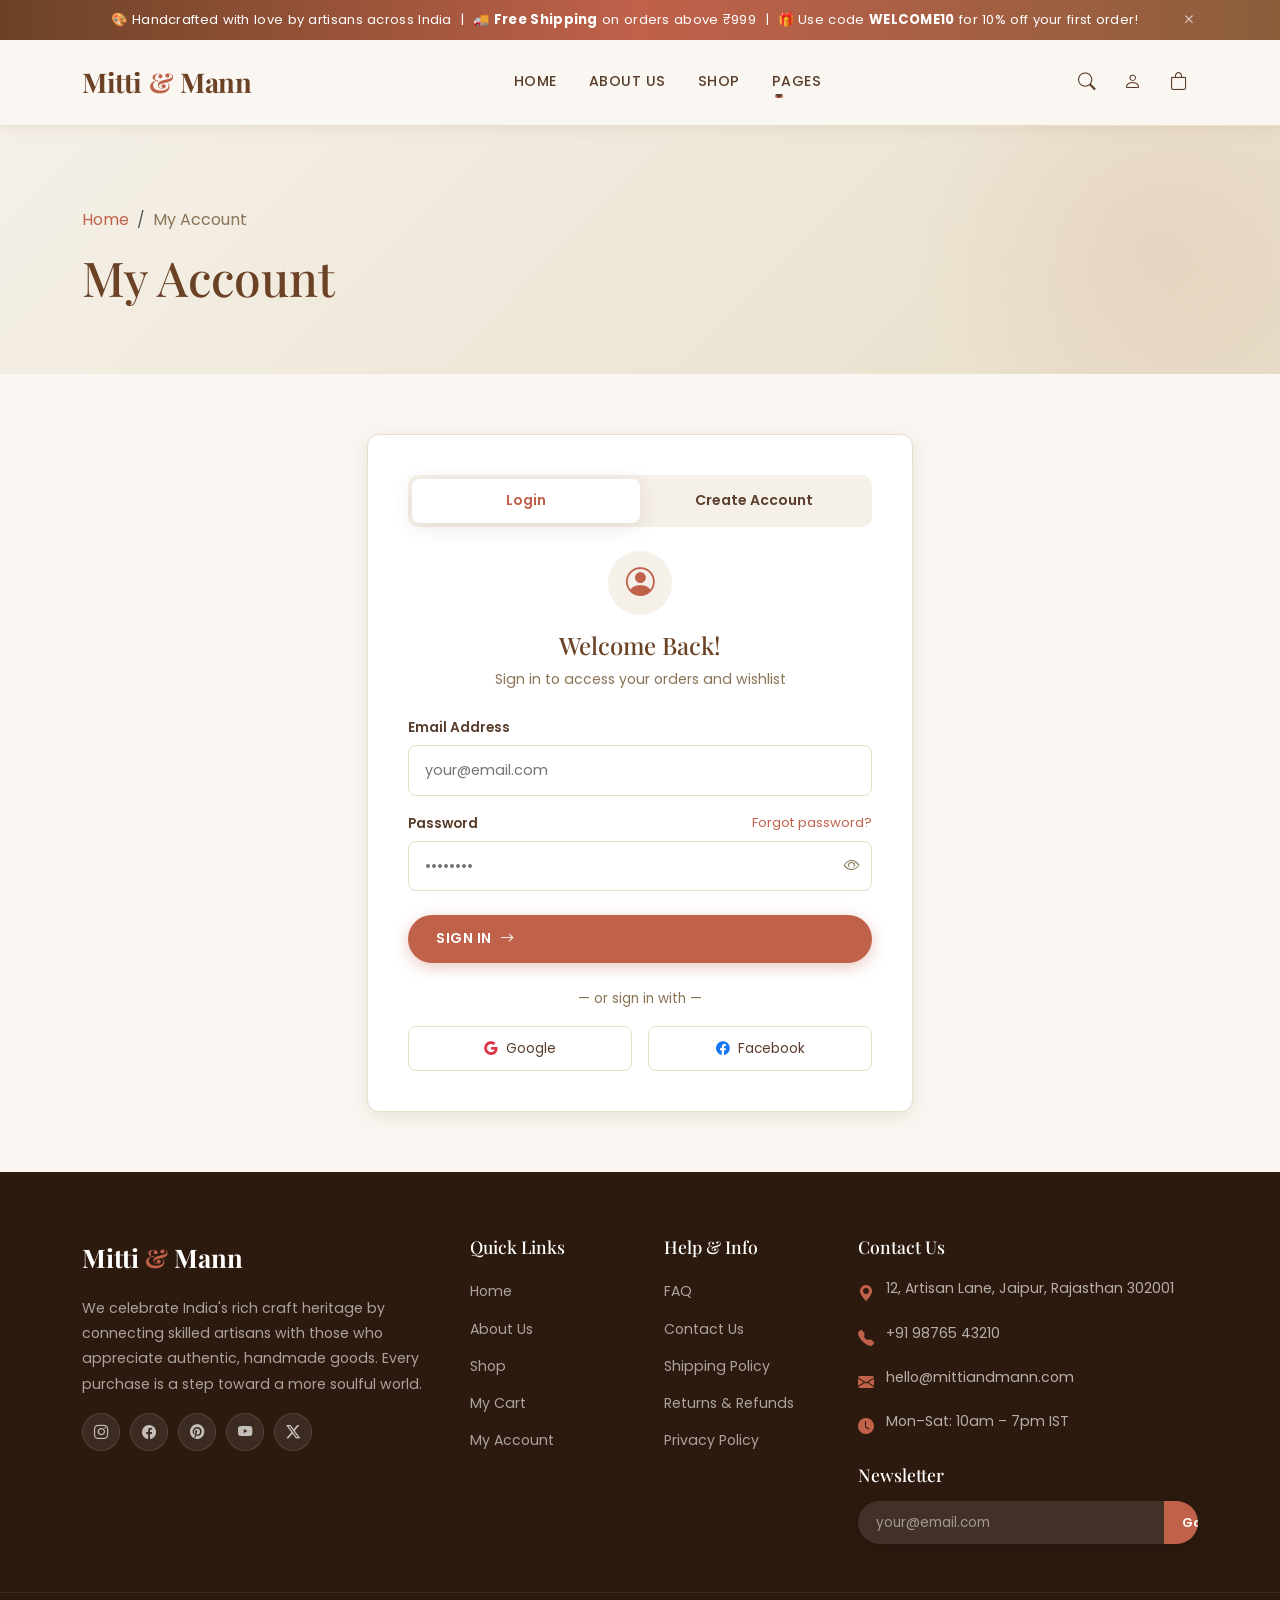
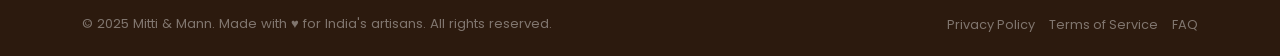
<file: account.html>
<!DOCTYPE html>
<html lang="en">
<head>
  <meta charset="UTF-8">
  <meta name="viewport" content="width=device-width, initial-scale=1.0">
  <title>Account – Mitti & Mann</title>
  <link rel="stylesheet" href="https://cdn.jsdelivr.net/npm/bootstrap@5.3.3/dist/css/bootstrap.min.css">
  <link rel="stylesheet" href="https://cdn.jsdelivr.net/npm/bootstrap-icons@1.11.3/font/bootstrap-icons.min.css">
  <link rel="stylesheet" href="style.css">
</head>
<body>
<div id="navbar-placeholder"></div>

<section class="page-hero">
  <div class="container">
    <nav aria-label="breadcrumb" class="mb-3">
      <ol class="breadcrumb">
        <li class="breadcrumb-item"><a href="index.html">Home</a></li>
        <li class="breadcrumb-item active">My Account</li>
      </ol>
    </nav>
    <h1>My Account</h1>
  </div>
</section>

<section class="account-section">
  <div class="container">
    <div class="row justify-content-center">
      <div class="col-lg-6">
        <div class="account-card">
          <!-- Tab Toggle -->
          <div class="tab-toggle mb-4">
            <button class="tab-toggle-btn active" data-target="loginPane">Login</button>
            <button class="tab-toggle-btn" data-target="registerPane">Create Account</button>
          </div>

          <!-- LOGIN FORM -->
          <div class="account-form-pane" id="loginPane">
            <div class="text-center mb-4">
              <div style="width:64px;height:64px;background:var(--beige);border-radius:50%;display:flex;align-items:center;justify-content:center;margin:0 auto 16px;font-size:1.8rem;color:var(--terracotta)"><i class="bi bi-person-circle"></i></div>
              <h4 style="color:var(--brown)">Welcome Back!</h4>
              <p style="color:var(--text-light);font-size:0.88rem">Sign in to access your orders and wishlist</p>
            </div>
            <form onsubmit="return handleLogin(event)">
              <div class="mb-3">
                <label class="form-label-custom">Email Address</label>
                <input type="email" class="form-control-custom" placeholder="your@email.com" required>
              </div>
              <div class="mb-4">
                <label class="form-label-custom" style="display:flex;justify-content:space-between">
                  Password <a href="#" style="color:var(--terracotta);font-size:0.82rem;font-weight:400">Forgot password?</a>
                </label>
                <div style="position:relative">
                  <input type="password" class="form-control-custom" placeholder="••••••••" id="loginPwd" required>
                  <button type="button" style="position:absolute;right:12px;top:50%;transform:translateY(-50%);background:none;border:none;color:var(--text-light);cursor:pointer" onclick="togglePwd('loginPwd')"><i class="bi bi-eye"></i></button>
                </div>
              </div>
              <button type="submit" class="btn-primary-custom w-100">Sign In <i class="bi bi-arrow-right"></i></button>
            </form>
            <div class="text-center mt-4">
              <div style="color:var(--text-light);font-size:0.85rem;margin-bottom:16px">— or sign in with —</div>
              <div class="d-flex gap-3 justify-content-center">
                <button style="flex:1;padding:10px;border:1px solid var(--beige-dark);border-radius:8px;background:white;font-size:0.85rem;color:var(--text-mid);cursor:pointer;transition:all 0.2s" onmouseenter="this.style.borderColor='var(--terracotta)'" onmouseleave="this.style.borderColor='var(--beige-dark)'"><i class="bi bi-google me-2 text-danger"></i>Google</button>
                <button style="flex:1;padding:10px;border:1px solid var(--beige-dark);border-radius:8px;background:white;font-size:0.85rem;color:var(--text-mid);cursor:pointer;transition:all 0.2s" onmouseenter="this.style.borderColor='var(--terracotta)'" onmouseleave="this.style.borderColor='var(--beige-dark)'"><i class="bi bi-facebook me-2" style="color:#1877F2"></i>Facebook</button>
              </div>
            </div>
          </div>

          <!-- REGISTER FORM -->
          <div class="account-form-pane" id="registerPane" style="display:none">
            <div class="text-center mb-4">
              <div style="width:64px;height:64px;background:var(--beige);border-radius:50%;display:flex;align-items:center;justify-content:center;margin:0 auto 16px;font-size:1.8rem;color:var(--terracotta)"><i class="bi bi-person-plus"></i></div>
              <h4 style="color:var(--brown)">Join the Community</h4>
              <p style="color:var(--text-light);font-size:0.88rem">Create your account and get 10% off your first order!</p>
            </div>
            <form onsubmit="return handleRegister(event)">
              <div class="row g-3 mb-3">
                <div class="col-6">
                  <label class="form-label-custom">First Name</label>
                  <input type="text" class="form-control-custom" placeholder="Priya" required>
                </div>
                <div class="col-6">
                  <label class="form-label-custom">Last Name</label>
                  <input type="text" class="form-control-custom" placeholder="Sharma" required>
                </div>
              </div>
              <div class="mb-3">
                <label class="form-label-custom">Email Address</label>
                <input type="email" class="form-control-custom" placeholder="priya@email.com" required>
              </div>
              <div class="mb-3">
                <label class="form-label-custom">Phone Number</label>
                <input type="tel" class="form-control-custom" placeholder="+91 98765 43210">
              </div>
              <div class="mb-4">
                <label class="form-label-custom">Password</label>
                <div style="position:relative">
                  <input type="password" class="form-control-custom" placeholder="Min. 8 characters" id="regPwd" required>
                  <button type="button" style="position:absolute;right:12px;top:50%;transform:translateY(-50%);background:none;border:none;color:var(--text-light);cursor:pointer" onclick="togglePwd('regPwd')"><i class="bi bi-eye"></i></button>
                </div>
              </div>
              <div class="mb-4" style="display:flex;gap:10px;align-items:flex-start">
                <input type="checkbox" style="margin-top:3px;accent-color:var(--terracotta)" required>
                <span style="font-size:0.83rem;color:var(--text-light)">I agree to the <a href="#" style="color:var(--terracotta)">Terms of Service</a> and <a href="#" style="color:var(--terracotta)">Privacy Policy</a></span>
              </div>
              <button type="submit" class="btn-primary-custom w-100">Create Account <i class="bi bi-arrow-right"></i></button>
            </form>
          </div>
        </div>
      </div>
    </div>
  </div>
</section>

<div id="footer-placeholder"></div>
<script src="https://cdn.jsdelivr.net/npm/bootstrap@5.3.3/dist/js/bootstrap.bundle.min.js"></script>
<script src="shared-layout.js"></script>
<script src="script.js"></script>
<script>
function handleLogin(e) {
  e.preventDefault();
  showToast('✅ Login successful! Welcome back to Mitti & Mann.', 'success');
  return false;
}
function handleRegister(e) {
  e.preventDefault();
  showToast('🎉 Account created! Your 10% code: WELCOME10', 'success');
  return false;
}
function togglePwd(id) {
  const el = document.getElementById(id);
  el.type = el.type === 'password' ? 'text' : 'password';
}
</script>
</body>
</html>
</file>
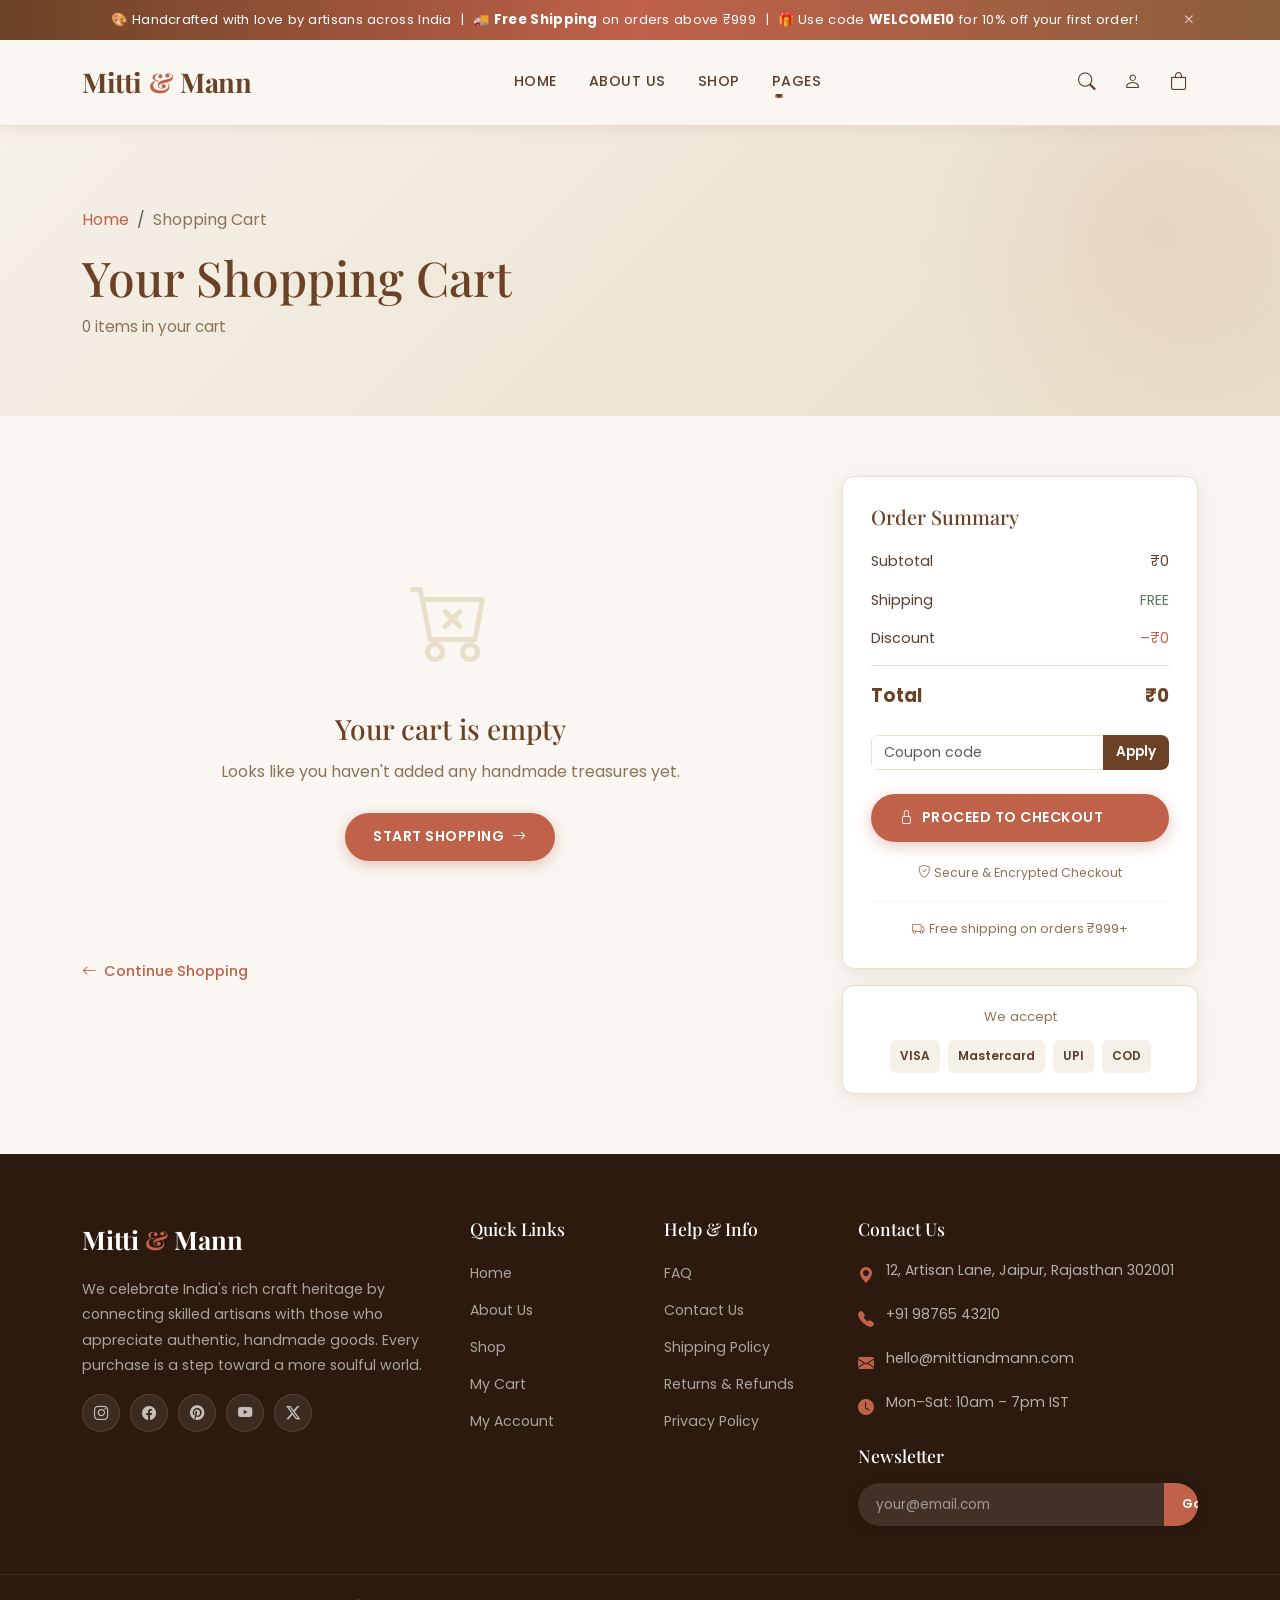
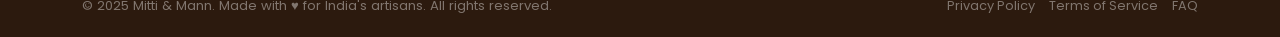
<file: cart.html>
<!DOCTYPE html>
<html lang="en">
<head>
  <meta charset="UTF-8">
  <meta name="viewport" content="width=device-width, initial-scale=1.0">
  <title>Cart – Mitti & Mann</title>
  <link rel="stylesheet" href="https://cdn.jsdelivr.net/npm/bootstrap@5.3.3/dist/css/bootstrap.min.css">
  <link rel="stylesheet" href="https://cdn.jsdelivr.net/npm/bootstrap-icons@1.11.3/font/bootstrap-icons.min.css">
  <link rel="stylesheet" href="style.css">
</head>
<body>
<div id="navbar-placeholder"></div>

<!-- PAGE HERO -->
<section class="page-hero">
  <div class="container">
    <nav aria-label="breadcrumb" class="mb-3">
      <ol class="breadcrumb">
        <li class="breadcrumb-item"><a href="index.html">Home</a></li>
        <li class="breadcrumb-item active">Shopping Cart</li>
      </ol>
    </nav>
    <h1>Your Shopping Cart</h1>
    <p style="color:var(--text-light);margin-top:8px;font-size:0.95rem"><span id="cartItemsCount">0 items</span> in your cart</p>
  </div>
</section>

<!-- CART CONTENT -->
<section class="cart-section">
  <div class="container">
    <div class="row g-4">
      <!-- Cart Items -->
      <div class="col-lg-8">
        <div id="cartItemsContainer">
          <!-- Rendered by JS -->
        </div>
        <div class="mt-3">
          <a href="shop.html" style="color:var(--terracotta);font-size:0.9rem;font-weight:500">
            <i class="bi bi-arrow-left me-2"></i>Continue Shopping
          </a>
        </div>
      </div>

      <!-- Order Summary -->
      <div class="col-lg-4">
        <div class="cart-summary-box">
          <h5 style="font-family:'Playfair Display',serif;color:var(--brown);margin-bottom:20px">Order Summary</h5>
          <div class="summary-row">
            <span>Subtotal</span>
            <span id="summarySubtotal">₹0</span>
          </div>
          <div class="summary-row">
            <span>Shipping</span>
            <span id="summaryShipping" style="color:var(--green)">₹0</span>
          </div>
          <div class="summary-row">
            <span>Discount</span>
            <span style="color:var(--terracotta)">–₹0</span>
          </div>
          <div class="summary-row total">
            <span>Total</span>
            <span id="summaryTotal">₹0</span>
          </div>

          <!-- Coupon -->
          <div class="mt-4">
            <div class="input-group mb-3" style="border-radius:8px;overflow:hidden">
              <input type="text" class="form-control" placeholder="Coupon code" style="border:1px solid var(--beige-dark);font-family:'Poppins',sans-serif;font-size:0.88rem;outline:none;box-shadow:none">
              <button class="btn" style="background:var(--brown);color:white;font-family:'Poppins',sans-serif;font-size:0.85rem;font-weight:600" onclick="showToast('✅ Code applied! 10% discount added.', 'success')">Apply</button>
            </div>
          </div>

          <button class="btn-primary-custom w-100 mt-2" onclick="handleCheckout()">
            <i class="bi bi-lock"></i> Proceed to Checkout
          </button>
          <div class="text-center mt-3">
            <small style="color:var(--text-light);font-size:0.78rem"><i class="bi bi-shield-check me-1"></i>Secure & Encrypted Checkout</small>
          </div>
          <hr style="border-color:var(--beige-dark);margin:16px 0">
          <div style="font-size:0.8rem;color:var(--text-light);text-align:center">
            <i class="bi bi-truck me-1 text-terracotta"></i>Free shipping on orders ₹999+
          </div>
        </div>

        <!-- Trust Badges -->
        <div style="background:white;border-radius:var(--radius);padding:20px;box-shadow:var(--shadow);border:1px solid var(--beige-dark);margin-top:16px">
          <div style="font-size:0.82rem;color:var(--text-light);text-align:center;margin-bottom:12px">We accept</div>
          <div class="d-flex justify-content-center gap-2">
            <span style="background:var(--beige);padding:6px 10px;border-radius:6px;font-size:0.75rem;font-weight:600;color:var(--text-mid)">VISA</span>
            <span style="background:var(--beige);padding:6px 10px;border-radius:6px;font-size:0.75rem;font-weight:600;color:var(--text-mid)">Mastercard</span>
            <span style="background:var(--beige);padding:6px 10px;border-radius:6px;font-size:0.75rem;font-weight:600;color:var(--text-mid)">UPI</span>
            <span style="background:var(--beige);padding:6px 10px;border-radius:6px;font-size:0.75rem;font-weight:600;color:var(--text-mid)">COD</span>
          </div>
        </div>
      </div>
    </div>
  </div>
</section>

<div id="footer-placeholder"></div>
<script src="https://cdn.jsdelivr.net/npm/bootstrap@5.3.3/dist/js/bootstrap.bundle.min.js"></script>
<script src="shared-layout.js"></script>
<script src="script.js"></script>
<script>
function handleCheckout() {
  const cart = getCart();
  if (cart.length === 0) {
    showToast('Your cart is empty! Add some handmade treasures first.', 'warning');
    return;
  }
  showToast('🎉 Redirecting to checkout… (demo mode)', 'success');
}
</script>
</body>
</html>
</file>
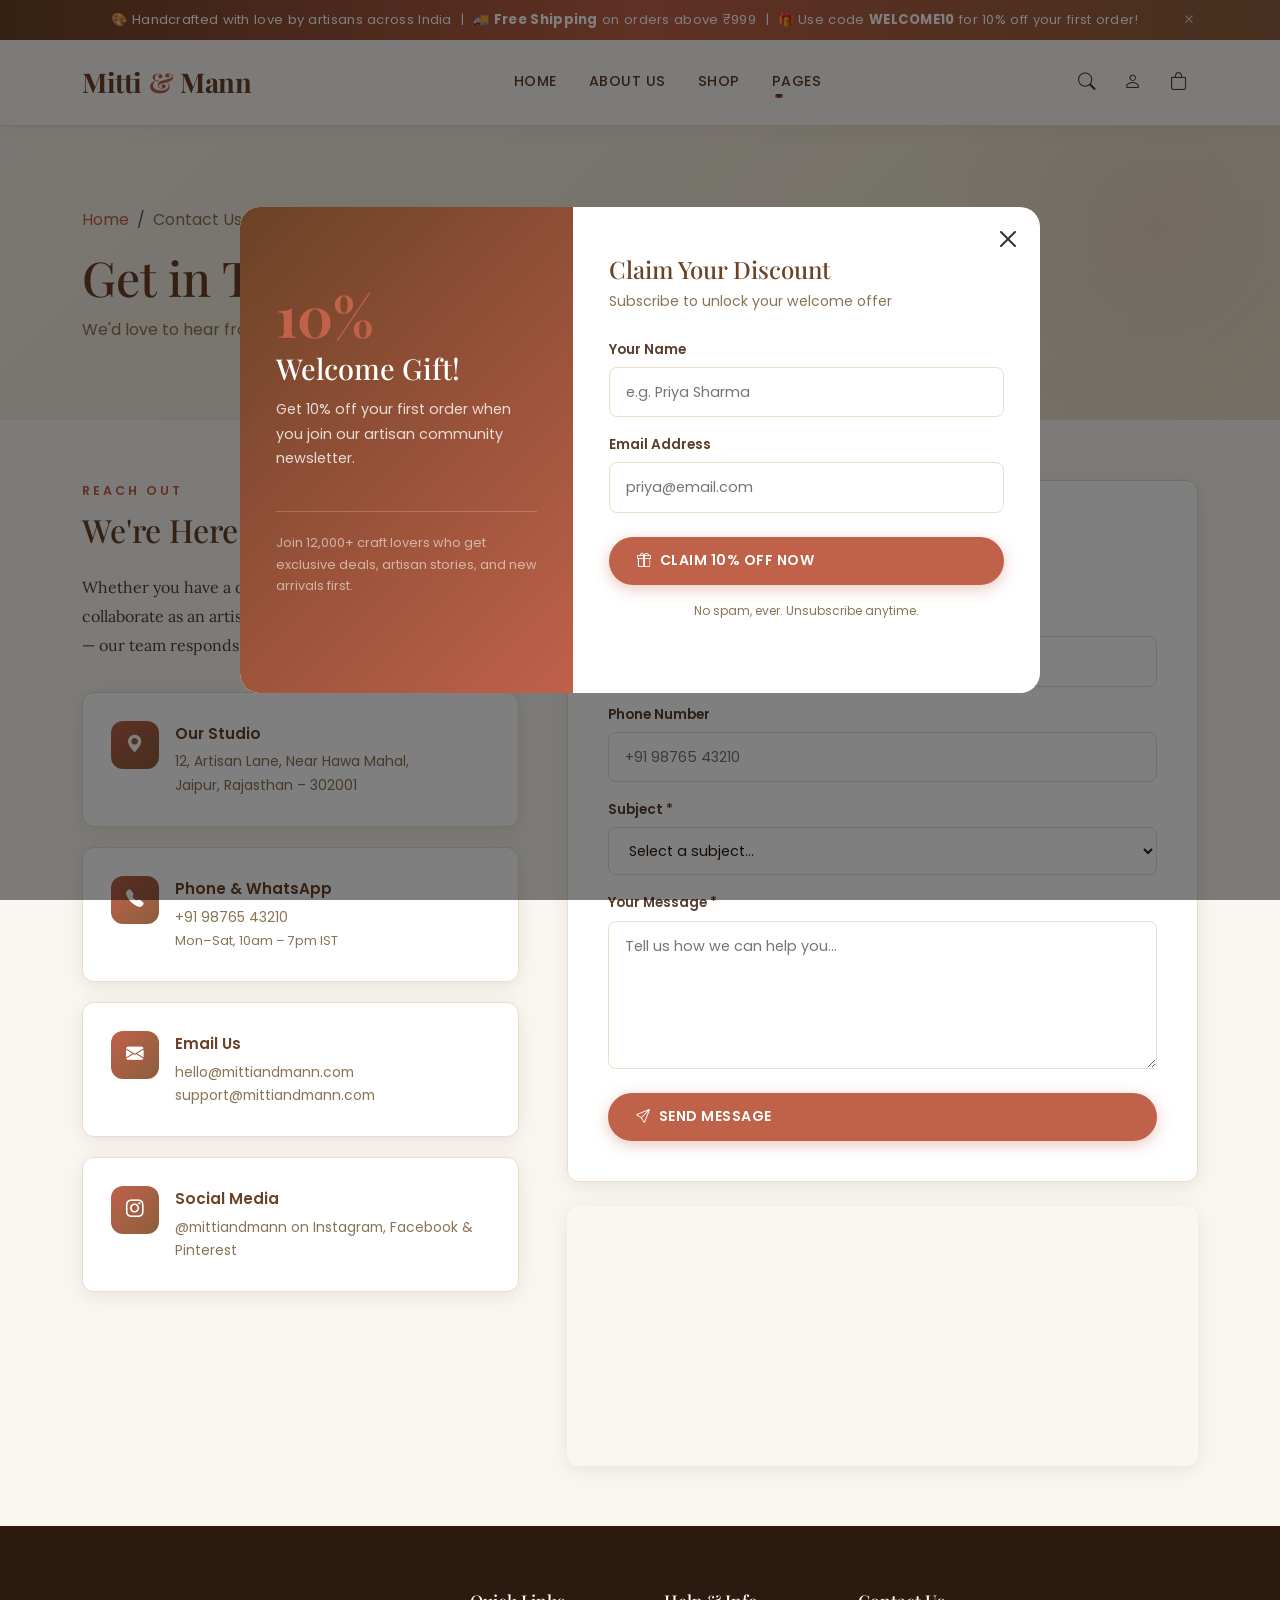
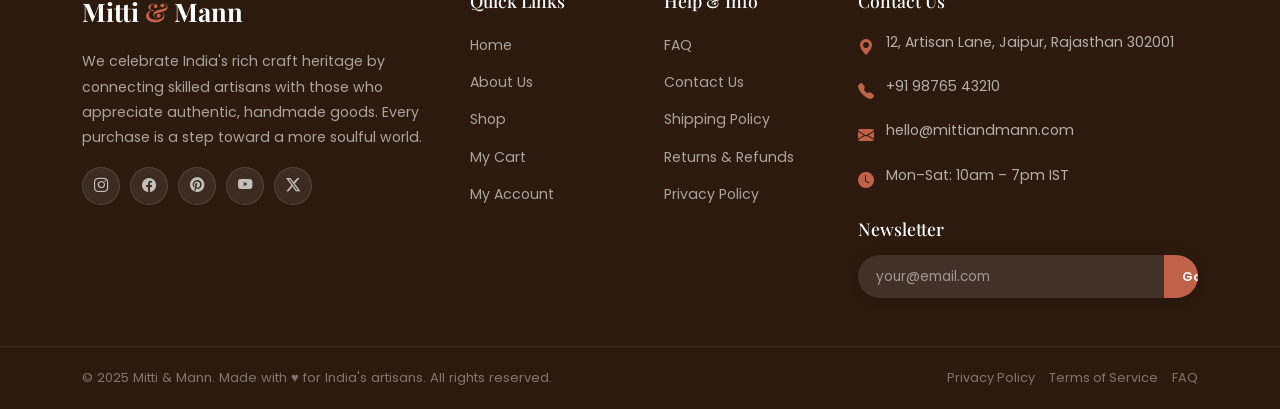
<file: contact.html>
<!DOCTYPE html>
<html lang="en">
<head>
  <meta charset="UTF-8">
  <meta name="viewport" content="width=device-width, initial-scale=1.0">
  <title>Contact Us – Mitti & Mann</title>
  <link rel="stylesheet" href="https://cdn.jsdelivr.net/npm/bootstrap@5.3.3/dist/css/bootstrap.min.css">
  <link rel="stylesheet" href="https://cdn.jsdelivr.net/npm/bootstrap-icons@1.11.3/font/bootstrap-icons.min.css">
  <link rel="stylesheet" href="style.css">
</head>
<body>
<div id="navbar-placeholder"></div>

<section class="page-hero">
  <div class="container">
    <nav aria-label="breadcrumb" class="mb-3">
      <ol class="breadcrumb">
        <li class="breadcrumb-item"><a href="index.html">Home</a></li>
        <li class="breadcrumb-item active">Contact Us</li>
      </ol>
    </nav>
    <h1>Get in Touch</h1>
    <p style="color:var(--text-light);margin-top:10px">We'd love to hear from you — questions, collaborations, or just to say hello!</p>
  </div>
</section>

<section class="contact-section">
  <div class="container">
    <div class="row g-5">
      <!-- Contact Info -->
      <div class="col-lg-5">
        <span class="section-label">Reach Out</span>
        <h2 style="font-size:2rem;color:var(--brown);margin-bottom:24px">We're Here for You</h2>
        <p style="color:var(--text-mid);font-family:'Lora',serif;line-height:1.8;margin-bottom:32px">Whether you have a question about an order, want to collaborate as an artisan, or are curious about bulk orders — our team responds within 24 hours.</p>

        <div class="contact-info-card">
          <div class="contact-icon"><i class="bi bi-geo-alt-fill"></i></div>
          <div>
            <div class="contact-info-title">Our Studio</div>
            <div class="contact-info-text">12, Artisan Lane, Near Hawa Mahal,<br>Jaipur, Rajasthan – 302001</div>
          </div>
        </div>
        <div class="contact-info-card">
          <div class="contact-icon"><i class="bi bi-telephone-fill"></i></div>
          <div>
            <div class="contact-info-title">Phone & WhatsApp</div>
            <div class="contact-info-text">+91 98765 43210<br><span style="font-size:0.8rem">Mon–Sat, 10am – 7pm IST</span></div>
          </div>
        </div>
        <div class="contact-info-card">
          <div class="contact-icon"><i class="bi bi-envelope-fill"></i></div>
          <div>
            <div class="contact-info-title">Email Us</div>
            <div class="contact-info-text">hello@mittiandmann.com<br>support@mittiandmann.com</div>
          </div>
        </div>
        <div class="contact-info-card">
          <div class="contact-icon"><i class="bi bi-instagram"></i></div>
          <div>
            <div class="contact-info-title">Social Media</div>
            <div class="contact-info-text">@mittiandmann on Instagram, Facebook & Pinterest</div>
          </div>
        </div>
      </div>

      <!-- Contact Form -->
      <div class="col-lg-7">
        <div class="contact-form-box">
          <h4 style="color:var(--brown);margin-bottom:6px">Send Us a Message</h4>
          <p style="color:var(--text-light);font-size:0.88rem;margin-bottom:28px">We'll respond within 24 hours on business days.</p>
          <form id="contactForm">
            <div class="row g-3">
              <div class="col-md-6">
                <label class="form-label-custom">Your Name *</label>
                <input type="text" class="form-control-custom" placeholder="Priya Sharma" required>
              </div>
              <div class="col-md-6">
                <label class="form-label-custom">Email Address *</label>
                <input type="email" class="form-control-custom" placeholder="priya@email.com" required>
              </div>
              <div class="col-12">
                <label class="form-label-custom">Phone Number</label>
                <input type="tel" class="form-control-custom" placeholder="+91 98765 43210">
              </div>
              <div class="col-12">
                <label class="form-label-custom">Subject *</label>
                <select class="form-control-custom" required>
                  <option value="">Select a subject…</option>
                  <option>Order Inquiry</option>
                  <option>Product Question</option>
                  <option>Artisan Collaboration</option>
                  <option>Bulk / Corporate Orders</option>
                  <option>Returns & Refunds</option>
                  <option>Other</option>
                </select>
              </div>
              <div class="col-12">
                <label class="form-label-custom">Your Message *</label>
                <textarea class="form-control-custom" rows="5" placeholder="Tell us how we can help you…" required style="resize:vertical"></textarea>
              </div>
              <div class="col-12">
                <button type="submit" class="btn-primary-custom w-100">
                  <i class="bi bi-send"></i> Send Message
                </button>
              </div>
            </div>
          </form>
        </div>

        <!-- Map -->
        <div class="map-wrapper mt-4">
          <iframe
            src="https://www.google.com/maps/embed?pb=!1m18!1m12!1m3!1d3558.123456789!2d75.8235!3d26.9245!2m3!1f0!2f0!3f0!3m2!1i1024!2i768!4f13.1!3m3!1m2!1s0x396db3b0b0b0b0b0%3A0x0!2sHawa%20Mahal%2C%20Jaipur!5e0!3m2!1sen!2sin!4v1234567890"
            width="100%" height="260" style="border:0;display:block" allowfullscreen loading="lazy">
          </iframe>
        </div>
      </div>
    </div>
  </div>
</section>

<div id="footer-placeholder"></div>
<script src="https://cdn.jsdelivr.net/npm/bootstrap@5.3.3/dist/js/bootstrap.bundle.min.js"></script>
<script src="shared-layout.js"></script>
<script src="script.js"></script>
</body>
</html>
</file>
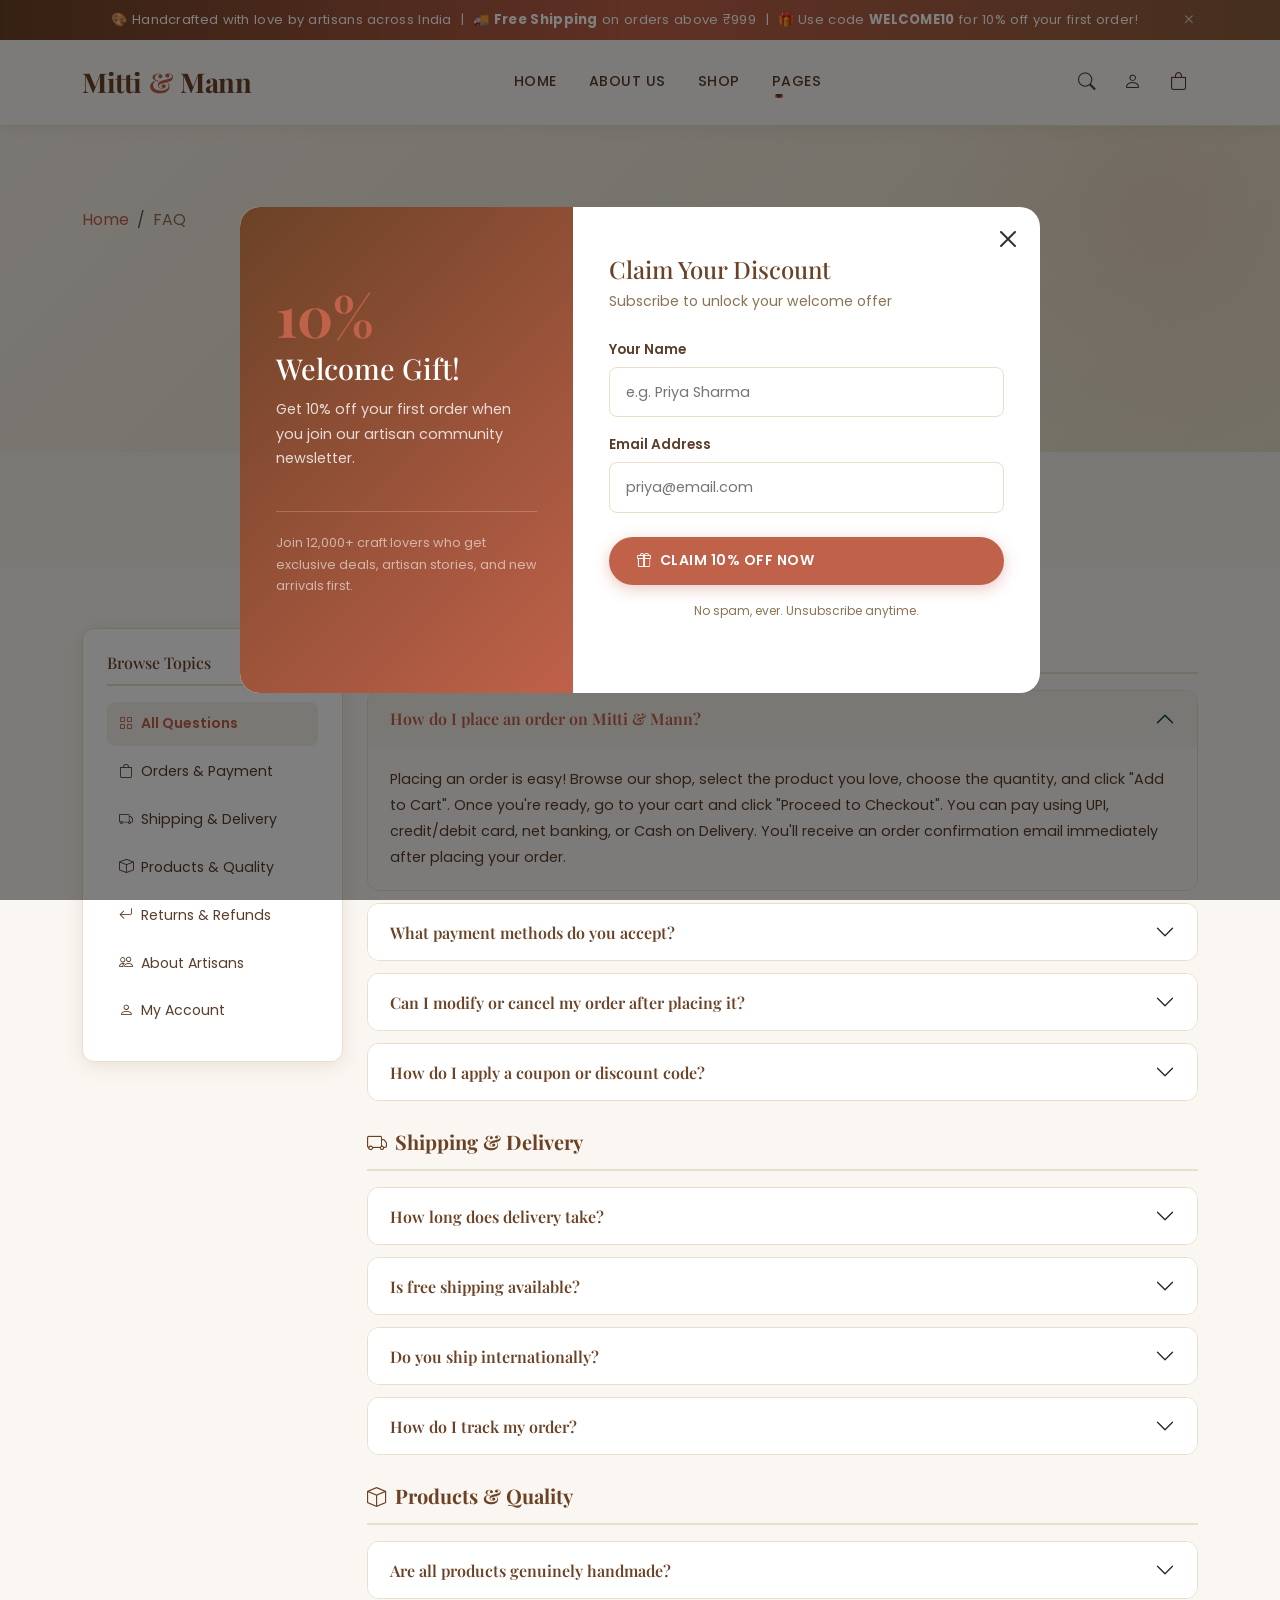
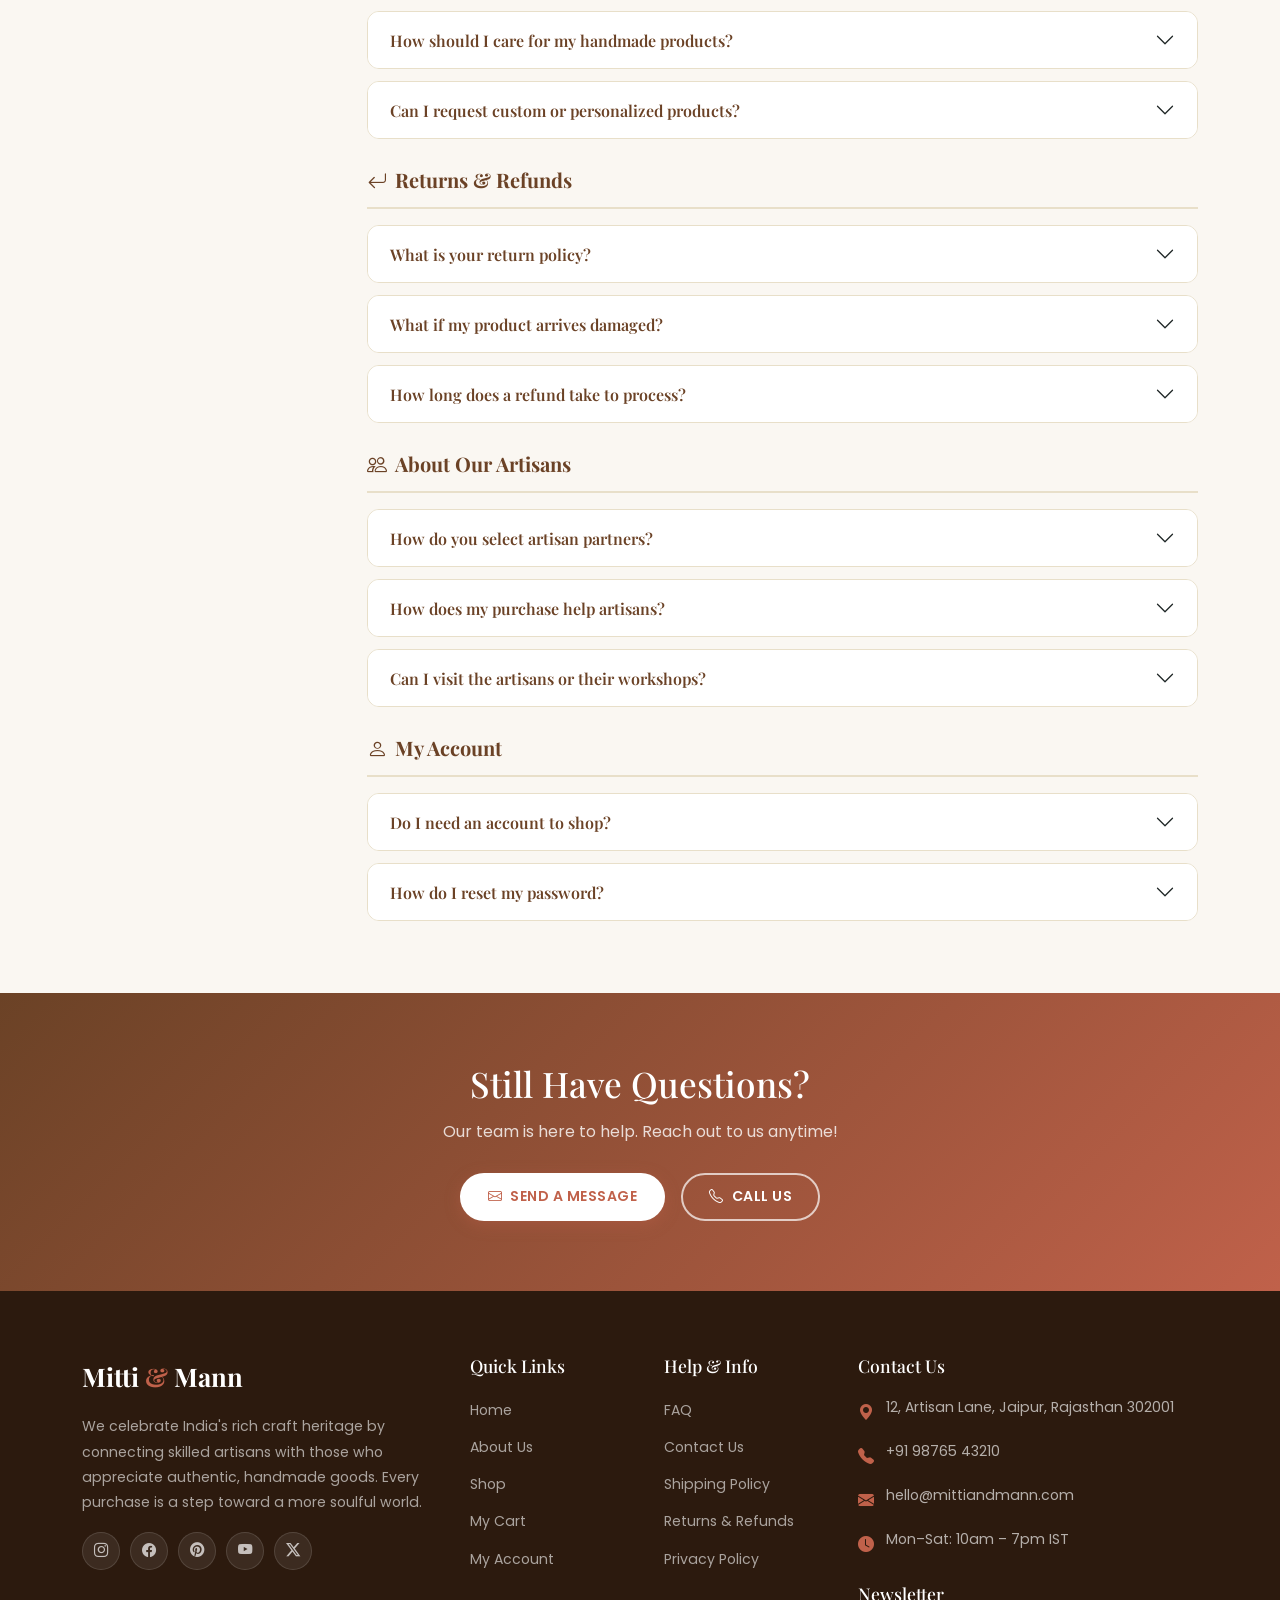
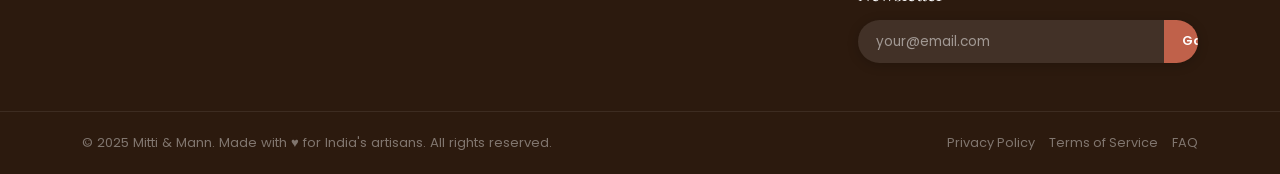
<file: faq.html>
<!DOCTYPE html>
<html lang="en">
<head>
  <meta charset="UTF-8">
  <meta name="viewport" content="width=device-width, initial-scale=1.0">
  <title>FAQ – Mitti & Mann</title>
  <link rel="stylesheet" href="https://cdn.jsdelivr.net/npm/bootstrap@5.3.3/dist/css/bootstrap.min.css">
  <link rel="stylesheet" href="https://cdn.jsdelivr.net/npm/bootstrap-icons@1.11.3/font/bootstrap-icons.min.css">
  <link rel="stylesheet" href="style.css">
</head>
<body>
<div id="navbar-placeholder"></div>

<!-- PAGE HERO -->
<section class="page-hero">
  <div class="container">
    <nav aria-label="breadcrumb" class="mb-3">
      <ol class="breadcrumb">
        <li class="breadcrumb-item"><a href="index.html">Home</a></li>
        <li class="breadcrumb-item active">FAQ</li>
      </ol>
    </nav>
    <div class="row justify-content-center text-center">
      <div class="col-lg-7">
        <span class="section-label">Help Center</span>
        <h1 style="margin-top:10px">Frequently Asked Questions</h1>
        <p style="color:var(--text-light);margin-top:12px;font-size:0.97rem">Everything you need to know about our products, shipping, returns, and more.</p>
      </div>
    </div>
  </div>
</section>

<!-- FAQ SEARCH -->
<section style="background:var(--beige);padding:30px 0">
  <div class="container">
    <div class="row justify-content-center">
      <div class="col-lg-6">
        <div style="position:relative">
          <input type="text" id="faqSearch" placeholder="Search your question…" style="width:100%;padding:14px 20px 14px 48px;border:1px solid var(--beige-dark);border-radius:50px;font-family:'Poppins',sans-serif;font-size:0.95rem;outline:none;box-shadow:var(--shadow);transition:border-color 0.2s" onfocus="this.style.borderColor='var(--terracotta)'" onblur="this.style.borderColor='var(--beige-dark)'" oninput="filterFaq(this.value)">
          <i class="bi bi-search" style="position:absolute;left:18px;top:50%;transform:translateY(-50%);color:var(--text-light);font-size:1rem"></i>
        </div>
      </div>
    </div>
  </div>
</section>

<!-- FAQ CONTENT -->
<section class="faq-section">
  <div class="container">
    <div class="row">
      <!-- Sidebar Categories -->
      <div class="col-lg-3 mb-4">
        <div style="background:white;border-radius:var(--radius);padding:24px;box-shadow:var(--shadow);border:1px solid var(--beige-dark);position:sticky;top:90px">
          <h6 style="font-family:'Playfair Display',serif;color:var(--brown);margin-bottom:16px;padding-bottom:12px;border-bottom:2px solid var(--beige-dark)">Browse Topics</h6>
          <ul style="list-style:none;padding:0;margin:0">
            <li><button class="faq-cat-btn active" onclick="filterCategory('all', this)"><i class="bi bi-grid me-2"></i>All Questions</button></li>
            <li><button class="faq-cat-btn" onclick="filterCategory('orders', this)"><i class="bi bi-bag me-2"></i>Orders & Payment</button></li>
            <li><button class="faq-cat-btn" onclick="filterCategory('shipping', this)"><i class="bi bi-truck me-2"></i>Shipping & Delivery</button></li>
            <li><button class="faq-cat-btn" onclick="filterCategory('products', this)"><i class="bi bi-box me-2"></i>Products & Quality</button></li>
            <li><button class="faq-cat-btn" onclick="filterCategory('returns', this)"><i class="bi bi-arrow-return-left me-2"></i>Returns & Refunds</button></li>
            <li><button class="faq-cat-btn" onclick="filterCategory('artisans', this)"><i class="bi bi-people me-2"></i>About Artisans</button></li>
            <li><button class="faq-cat-btn" onclick="filterCategory('account', this)"><i class="bi bi-person me-2"></i>My Account</button></li>
          </ul>
        </div>
      </div>

      <!-- FAQ Accordion -->
      <div class="col-lg-9">
        <div id="faqAccordion">

          <!-- ORDERS & PAYMENT -->
          <div class="faq-category-title" data-category="orders">
            <i class="bi bi-bag me-2"></i>Orders & Payment
          </div>
          <div class="accordion faq-group" id="accordionOrders" data-category="orders">
            <div class="accordion-item faq-item">
              <h2 class="accordion-header">
                <button class="accordion-button" type="button" data-bs-toggle="collapse" data-bs-target="#faq1">
                  How do I place an order on Mitti & Mann?
                </button>
              </h2>
              <div id="faq1" class="accordion-collapse collapse show" data-bs-parent="#accordionOrders">
                <div class="accordion-body">
                  Placing an order is easy! Browse our shop, select the product you love, choose the quantity, and click "Add to Cart". Once you're ready, go to your cart and click "Proceed to Checkout". You can pay using UPI, credit/debit card, net banking, or Cash on Delivery. You'll receive an order confirmation email immediately after placing your order.
                </div>
              </div>
            </div>
            <div class="accordion-item faq-item">
              <h2 class="accordion-header">
                <button class="accordion-button collapsed" type="button" data-bs-toggle="collapse" data-bs-target="#faq2">
                  What payment methods do you accept?
                </button>
              </h2>
              <div id="faq2" class="accordion-collapse collapse">
                <div class="accordion-body">
                  We accept a wide range of payment methods for your convenience: all major credit and debit cards (Visa, Mastercard, RuPay), UPI (Google Pay, PhonePe, Paytm), net banking, EMI options for orders above ₹3,000, and Cash on Delivery for orders up to ₹10,000 within India.
                </div>
              </div>
            </div>
            <div class="accordion-item faq-item">
              <h2 class="accordion-header">
                <button class="accordion-button collapsed" type="button" data-bs-toggle="collapse" data-bs-target="#faq3">
                  Can I modify or cancel my order after placing it?
                </button>
              </h2>
              <div id="faq3" class="accordion-collapse collapse">
                <div class="accordion-body">
                  You can modify or cancel your order within 24 hours of placing it by contacting our support team at support@mittiandmann.com or calling +91 98765 43210. After 24 hours, orders enter the packaging stage and may not be cancellable. Customized or made-to-order items cannot be cancelled once production begins.
                </div>
              </div>
            </div>
            <div class="accordion-item faq-item">
              <h2 class="accordion-header">
                <button class="accordion-button collapsed" type="button" data-bs-toggle="collapse" data-bs-target="#faq4">
                  How do I apply a coupon or discount code?
                </button>
              </h2>
              <div id="faq4" class="accordion-collapse collapse">
                <div class="accordion-body">
                  On the Cart page, you'll find a "Coupon Code" field. Enter your code and click "Apply". The discount will be automatically deducted from your total. Please note that only one coupon can be applied per order and codes cannot be combined with other ongoing promotions unless specifically stated.
                </div>
              </div>
            </div>
          </div>

          <!-- SHIPPING -->
          <div class="faq-category-title mt-4" data-category="shipping">
            <i class="bi bi-truck me-2"></i>Shipping & Delivery
          </div>
          <div class="accordion faq-group" id="accordionShipping" data-category="shipping">
            <div class="accordion-item faq-item">
              <h2 class="accordion-header">
                <button class="accordion-button collapsed" type="button" data-bs-toggle="collapse" data-bs-target="#faq5">
                  How long does delivery take?
                </button>
              </h2>
              <div id="faq5" class="accordion-collapse collapse">
                <div class="accordion-body">
                  Standard delivery takes 3–7 business days for most locations within India. Metro cities (Delhi, Mumbai, Bangalore, Chennai, Hyderabad) typically receive orders in 3–4 days. Tier-2 and Tier-3 cities may take up to 7 days. Remote areas or union territories may take 8–12 business days. You'll receive a tracking link via email and SMS once your order ships.
                </div>
              </div>
            </div>
            <div class="accordion-item faq-item">
              <h2 class="accordion-header">
                <button class="accordion-button collapsed" type="button" data-bs-toggle="collapse" data-bs-target="#faq6">
                  Is free shipping available?
                </button>
              </h2>
              <div id="faq6" class="accordion-collapse collapse">
                <div class="accordion-body">
                  Yes! We offer free standard shipping on all orders above ₹999 within India. For orders below ₹999, a flat shipping fee of ₹99 applies. We also offer express delivery (1–2 days) for an additional charge of ₹199, available in select cities.
                </div>
              </div>
            </div>
            <div class="accordion-item faq-item">
              <h2 class="accordion-header">
                <button class="accordion-button collapsed" type="button" data-bs-toggle="collapse" data-bs-target="#faq7">
                  Do you ship internationally?
                </button>
              </h2>
              <div id="faq7" class="accordion-collapse collapse">
                <div class="accordion-body">
                  Yes, we ship to 30+ countries including USA, UK, Canada, Australia, UAE, and Singapore. International shipping rates are calculated at checkout based on your location and order weight. International orders typically take 10–18 business days. Please note that customs duties and taxes are the buyer's responsibility.
                </div>
              </div>
            </div>
            <div class="accordion-item faq-item">
              <h2 class="accordion-header">
                <button class="accordion-button collapsed" type="button" data-bs-toggle="collapse" data-bs-target="#faq8">
                  How do I track my order?
                </button>
              </h2>
              <div id="faq8" class="accordion-collapse collapse">
                <div class="accordion-body">
                  Once your order ships, you'll receive an email and SMS with a tracking number and a link to track your package in real-time. You can also track your order by logging into your account and visiting "My Orders". If you don't receive a tracking update within 3 business days of your order, please contact us.
                </div>
              </div>
            </div>
          </div>

          <!-- PRODUCTS & QUALITY -->
          <div class="faq-category-title mt-4" data-category="products">
            <i class="bi bi-box me-2"></i>Products & Quality
          </div>
          <div class="accordion faq-group" id="accordionProducts" data-category="products">
            <div class="accordion-item faq-item">
              <h2 class="accordion-header">
                <button class="accordion-button collapsed" type="button" data-bs-toggle="collapse" data-bs-target="#faq9">
                  Are all products genuinely handmade?
                </button>
              </h2>
              <div id="faq9" class="accordion-collapse collapse">
                <div class="accordion-body">
                  Absolutely! Every single product on Mitti & Mann is 100% handmade by real artisans. We personally visit artisan clusters across India to source our products. Each item comes with a certificate of authenticity and a handwritten card from the artisan who made it. Minor variations in color, texture, and size are natural signs of genuine handcraft — they're features, not flaws!
                </div>
              </div>
            </div>
            <div class="accordion-item faq-item">
              <h2 class="accordion-header">
                <button class="accordion-button collapsed" type="button" data-bs-toggle="collapse" data-bs-target="#faq10">
                  How should I care for my handmade products?
                </button>
              </h2>
              <div id="faq10" class="accordion-collapse collapse">
                <div class="accordion-body">
                  Care instructions vary by product type. Pottery and ceramics should be hand-washed and avoided from microwave unless specified. Textiles should be gently hand-washed or dry-cleaned. Wooden items should be kept away from direct sunlight and moisture; polish occasionally with natural oil. Jewelry should be stored in a dry place and cleaned with a soft cloth. Specific care cards are included with each purchase.
                </div>
              </div>
            </div>
            <div class="accordion-item faq-item">
              <h2 class="accordion-header">
                <button class="accordion-button collapsed" type="button" data-bs-toggle="collapse" data-bs-target="#faq11">
                  Can I request custom or personalized products?
                </button>
              </h2>
              <div id="faq11" class="accordion-collapse collapse">
                <div class="accordion-body">
                  Yes! Many of our artisans offer customization for bulk orders (10+ pieces) and special occasions like weddings, corporate gifting, and festivals. Contact us at hello@mittiandmann.com with your requirements and we'll connect you with the right artisan. Please note customized orders require 2–3 weeks of lead time and are non-refundable.
                </div>
              </div>
            </div>
          </div>

          <!-- RETURNS & REFUNDS -->
          <div class="faq-category-title mt-4" data-category="returns">
            <i class="bi bi-arrow-return-left me-2"></i>Returns & Refunds
          </div>
          <div class="accordion faq-group" id="accordionReturns" data-category="returns">
            <div class="accordion-item faq-item">
              <h2 class="accordion-header">
                <button class="accordion-button collapsed" type="button" data-bs-toggle="collapse" data-bs-target="#faq12">
                  What is your return policy?
                </button>
              </h2>
              <div id="faq12" class="accordion-collapse collapse">
                <div class="accordion-body">
                  We offer a 7-day return policy for most products. To be eligible, items must be unused, in their original packaging, and in the same condition you received them. To initiate a return, email support@mittiandmann.com with your order number and photos of the product. Once approved, we'll arrange a free pickup. Customized, on-sale, and fragile items marked as "final sale" are not eligible for returns.
                </div>
              </div>
            </div>
            <div class="accordion-item faq-item">
              <h2 class="accordion-header">
                <button class="accordion-button collapsed" type="button" data-bs-toggle="collapse" data-bs-target="#faq13">
                  What if my product arrives damaged?
                </button>
              </h2>
              <div id="faq13" class="accordion-collapse collapse">
                <div class="accordion-body">
                  We take great care in packaging all fragile items. However, if your product arrives damaged, please email us within 48 hours of delivery at support@mittiandmann.com with clear photos of the damage and the packaging. We'll arrange a replacement or full refund at no extra cost to you. Please do not discard the original packaging — we may ask you to return it.
                </div>
              </div>
            </div>
            <div class="accordion-item faq-item">
              <h2 class="accordion-header">
                <button class="accordion-button collapsed" type="button" data-bs-toggle="collapse" data-bs-target="#faq14">
                  How long does a refund take to process?
                </button>
              </h2>
              <div id="faq14" class="accordion-collapse collapse">
                <div class="accordion-body">
                  Once we receive and inspect your return, we'll notify you within 2 business days. If approved, refunds are processed within 5–7 business days. The amount will be credited to your original payment method. For UPI and bank transfers, it may take an additional 2–3 business days depending on your bank. Store credits are instant.
                </div>
              </div>
            </div>
          </div>

          <!-- ABOUT ARTISANS -->
          <div class="faq-category-title mt-4" data-category="artisans">
            <i class="bi bi-people me-2"></i>About Our Artisans
          </div>
          <div class="accordion faq-group" id="accordionArtisans" data-category="artisans">
            <div class="accordion-item faq-item">
              <h2 class="accordion-header">
                <button class="accordion-button collapsed" type="button" data-bs-toggle="collapse" data-bs-target="#faq15">
                  How do you select artisan partners?
                </button>
              </h2>
              <div id="faq15" class="accordion-collapse collapse">
                <div class="accordion-body">
                  Our artisan relations team personally travels to craft clusters and villages across India to discover and vet artisans. We look for authentic traditional skills, sustainable practices, and genuine craftsmanship passed down through generations. We also verify fair labor practices and ensure safe working conditions. Every artisan partner signs our Fair Trade agreement before their products are listed on our platform.
                </div>
              </div>
            </div>
            <div class="accordion-item faq-item">
              <h2 class="accordion-header">
                <button class="accordion-button collapsed" type="button" data-bs-toggle="collapse" data-bs-target="#faq16">
                  How does my purchase help artisans?
                </button>
              </h2>
              <div id="faq16" class="accordion-collapse collapse">
                <div class="accordion-body">
                  When you purchase from Mitti & Mann, 65–75% of the product price goes directly to the artisan — significantly higher than the industry average of 20–30%. We also provide artisans with design support, packaging, and access to a global market they couldn't reach on their own. Additionally, we fund skill development workshops and connect younger generations with master craftspeople.
                </div>
              </div>
            </div>
            <div class="accordion-item faq-item">
              <h2 class="accordion-header">
                <button class="accordion-button collapsed" type="button" data-bs-toggle="collapse" data-bs-target="#faq17">
                  Can I visit the artisans or their workshops?
                </button>
              </h2>
              <div id="faq17" class="accordion-collapse collapse">
                <div class="accordion-body">
                  Yes! We periodically organize "Artisan Trail" experiences where customers can visit artisan workshops in Jaipur, Varanasi, Kutch, and other craft hubs. These tours are announced on our Instagram (@mittiandmann) and newsletter. You can also reach out to us directly to arrange a private visit for groups of 6 or more.
                </div>
              </div>
            </div>
          </div>

          <!-- ACCOUNT -->
          <div class="faq-category-title mt-4" data-category="account">
            <i class="bi bi-person me-2"></i>My Account
          </div>
          <div class="accordion faq-group" id="accordionAccount" data-category="account">
            <div class="accordion-item faq-item">
              <h2 class="accordion-header">
                <button class="accordion-button collapsed" type="button" data-bs-toggle="collapse" data-bs-target="#faq18">
                  Do I need an account to shop?
                </button>
              </h2>
              <div id="faq18" class="accordion-collapse collapse">
                <div class="accordion-body">
                  No, you can checkout as a guest without creating an account. However, creating a free account gives you access to order tracking, order history, a personal wishlist, faster checkout, exclusive member discounts, and early access to new collections. It's free and takes less than a minute!
                </div>
              </div>
            </div>
            <div class="accordion-item faq-item">
              <h2 class="accordion-header">
                <button class="accordion-button collapsed" type="button" data-bs-toggle="collapse" data-bs-target="#faq19">
                  How do I reset my password?
                </button>
              </h2>
              <div id="faq19" class="accordion-collapse collapse">
                <div class="accordion-body">
                  On the login page, click "Forgot password?" link. Enter your registered email address and click "Send Reset Link". You'll receive a password reset link in your inbox within 5 minutes. If you don't see it, please check your spam/junk folder. The reset link is valid for 24 hours.
                </div>
              </div>
            </div>
          </div>

        </div><!-- end faqAccordion -->

        <!-- No results message -->
        <div id="noFaqResults" style="display:none;text-align:center;padding:60px 20px">
          <i class="bi bi-search" style="font-size:3rem;color:var(--beige-dark)"></i>
          <p style="color:var(--text-light);margin-top:16px">No questions found. Try a different search term.</p>
        </div>
      </div>
    </div>
  </div>
</section>

<!-- STILL HAVE QUESTIONS -->
<section style="background:linear-gradient(135deg,var(--brown),var(--terracotta));padding:70px 0;text-align:center">
  <div class="container">
    <h2 style="color:white;font-size:2.2rem;margin-bottom:12px">Still Have Questions?</h2>
    <p style="color:rgba(255,255,255,0.8);margin-bottom:28px">Our team is here to help. Reach out to us anytime!</p>
    <div class="d-flex gap-3 justify-content-center flex-wrap">
      <a href="contact.html" class="btn-primary-custom" style="background:white;color:var(--terracotta)">
        <i class="bi bi-envelope"></i> Send a Message
      </a>
      <a href="tel:+919876543210" class="btn-outline-custom" style="color:white;border-color:rgba(255,255,255,0.7)">
        <i class="bi bi-telephone"></i> Call Us
      </a>
    </div>
  </div>
</section>

<div id="footer-placeholder"></div>
<script src="https://cdn.jsdelivr.net/npm/bootstrap@5.3.3/dist/js/bootstrap.bundle.min.js"></script>
<script src="shared-layout.js"></script>
<script src="script.js"></script>
<style>
  .faq-cat-btn {
    display: block; width: 100%; text-align: left;
    background: none; border: none; padding: 10px 12px;
    border-radius: 8px; font-family: 'Poppins', sans-serif;
    font-size: 0.88rem; color: var(--text-mid); cursor: pointer;
    transition: all 0.2s; margin-bottom: 4px;
  }
  .faq-cat-btn:hover { background: var(--beige); color: var(--terracotta); }
  .faq-cat-btn.active { background: var(--beige); color: var(--terracotta); font-weight: 600; }
  .faq-category-title {
    font-family: 'Playfair Display', serif;
    font-size: 1.25rem; color: var(--brown);
    margin-bottom: 16px; padding-bottom: 10px;
    border-bottom: 2px solid var(--beige-dark);
    font-weight: 700;
  }
</style>
<script>
function filterCategory(cat, btn) {
  document.querySelectorAll('.faq-cat-btn').forEach(b => b.classList.remove('active'));
  btn.classList.add('active');
  document.querySelectorAll('.faq-group, .faq-category-title').forEach(el => {
    if (cat === 'all' || el.dataset.category === cat) {
      el.style.display = '';
    } else {
      el.style.display = 'none';
    }
  });
}

function filterFaq(query) {
  const q = query.toLowerCase().trim();
  let anyVisible = false;
  if (!q) {
    document.querySelectorAll('.faq-item').forEach(item => item.style.display = '');
    document.querySelectorAll('.faq-group, .faq-category-title').forEach(el => el.style.display = '');
    document.getElementById('noFaqResults').style.display = 'none';
    return;
  }
  document.querySelectorAll('.faq-item').forEach(item => {
    const text = item.textContent.toLowerCase();
    if (text.includes(q)) {
      item.style.display = '';
      anyVisible = true;
    } else {
      item.style.display = 'none';
    }
  });
  // Show/hide category groups based on whether they have visible items
  document.querySelectorAll('.faq-group').forEach(group => {
    const visible = [...group.querySelectorAll('.faq-item')].some(i => i.style.display !== 'none');
    group.style.display = visible ? '' : 'none';
    // Find the preceding title
    const title = group.previousElementSibling;
    if (title && title.classList.contains('faq-category-title')) {
      title.style.display = visible ? '' : 'none';
    }
  });
  document.getElementById('noFaqResults').style.display = anyVisible ? 'none' : 'block';
}
</script>
</body>
</html>
</file>
<file: style.css>
/* =========================================
   MITTI & MANN - Handmade Artisan Store
   Custom Stylesheet
   ========================================= */

/* --- Google Fonts Import --- */
@import url('https://fonts.googleapis.com/css2?family=Playfair+Display:ital,wght@0,400;0,600;0,700;1,400&family=Poppins:wght@300;400;500;600&family=Lora:ital@0;1&display=swap');

/* --- CSS Variables --- */
:root {
  --beige: #f5f0e8;
  --beige-dark: #e8dfc9;
  --brown: #6b4226;
  --brown-light: #8b5e3c;
  --terracotta: #c0614a;
  --terracotta-light: #d4795f;
  --green: #5c7a5c;
  --green-light: #7a9e7a;
  --cream: #faf7f2;
  --text-dark: #2c1a0e;
  --text-mid: #5a3e2b;
  --text-light: #8b7355;
  --shadow: 0 4px 20px rgba(107, 66, 38, 0.12);
  --shadow-hover: 0 8px 32px rgba(107, 66, 38, 0.22);
  --radius: 12px;
  --transition: all 0.3s cubic-bezier(0.4, 0, 0.2, 1);
}

/* --- Base Reset --- */
*, *::before, *::after { box-sizing: border-box; margin: 0; padding: 0; }
html { scroll-behavior: smooth; }
body {
  font-family: 'Poppins', sans-serif;
  background-color: var(--cream);
  color: var(--text-dark);
  overflow-x: hidden;
  line-height: 1.7;
}
h1, h2, h3, h4, h5 { font-family: 'Playfair Display', serif; color: var(--brown); }
a { text-decoration: none; color: inherit; }
img { max-width: 100%; }

/* --- Scrollbar --- */
::-webkit-scrollbar { width: 8px; }
::-webkit-scrollbar-track { background: var(--beige); }
::-webkit-scrollbar-thumb { background: var(--brown-light); border-radius: 4px; }

/* =========================================
   NAVBAR
   ========================================= */
.navbar {
  background: rgba(250, 247, 242, 0.96) !important;
  backdrop-filter: blur(12px);
  border-bottom: 1px solid var(--beige-dark);
  padding: 14px 0;
  box-shadow: 0 2px 16px rgba(107, 66, 38, 0.08);
  transition: var(--transition);
}
.navbar.scrolled {
  padding: 8px 0;
  box-shadow: 0 4px 24px rgba(107, 66, 38, 0.15);
}
.navbar-brand {
  font-family: 'Playfair Display', serif;
  font-size: 1.7rem;
  font-weight: 700;
  color: var(--brown) !important;
  letter-spacing: -0.5px;
}
.navbar-brand span { color: var(--terracotta); }
.nav-link {
  font-size: 0.88rem;
  font-weight: 500;
  color: var(--text-mid) !important;
  letter-spacing: 0.5px;
  text-transform: uppercase;
  padding: 8px 14px !important;
  position: relative;
  transition: var(--transition);
}
.nav-link::after {
  content: '';
  position: absolute;
  bottom: 4px; left: 14px;
  width: 0; height: 2px;
  background: var(--terracotta);
  transition: var(--transition);
  border-radius: 2px;
}
.nav-link:hover::after, .nav-link.active::after { width: calc(100% - 28px); }
.nav-link:hover { color: var(--terracotta) !important; }
.dropdown-menu {
  border: none;
  border-radius: var(--radius);
  box-shadow: var(--shadow-hover);
  background: var(--cream);
  padding: 8px 0;
  animation: dropDown 0.2s ease;
}
@keyframes dropDown { from { opacity: 0; transform: translateY(-8px); } to { opacity: 1; transform: translateY(0); } }
.dropdown-item { font-size: 0.87rem; color: var(--text-mid); padding: 8px 20px; transition: var(--transition); }
.dropdown-item:hover { background: var(--beige); color: var(--terracotta); }

/* Navbar Icons */
.nav-icons { display: flex; align-items: center; gap: 8px; }
.nav-icon-btn {
  background: none; border: none; cursor: pointer;
  color: var(--text-mid); font-size: 1.1rem;
  padding: 8px 10px; border-radius: 8px;
  transition: var(--transition); position: relative;
}
.nav-icon-btn:hover { background: var(--beige); color: var(--terracotta); }
.cart-count {
  position: absolute; top: 2px; right: 2px;
  background: var(--terracotta); color: white;
  font-size: 0.65rem; font-weight: 600;
  width: 18px; height: 18px; border-radius: 50%;
  display: flex; align-items: center; justify-content: center;
  font-family: 'Poppins', sans-serif;
  animation: pop 0.3s cubic-bezier(0.4, 0, 0.2, 1);
}
@keyframes pop { 0% { transform: scale(0); } 70% { transform: scale(1.3); } 100% { transform: scale(1); } }

/* Search Bar */
.search-wrapper {
  position: relative; display: flex; align-items: center;
}
.search-input {
  width: 0; opacity: 0; padding: 0;
  border: none; border-bottom: 2px solid var(--terracotta);
  background: transparent; font-family: 'Poppins', sans-serif;
  font-size: 0.9rem; color: var(--text-dark);
  transition: var(--transition); outline: none;
}
.search-input.open { width: 180px; opacity: 1; padding: 4px 8px; }

/* =========================================
   BUTTONS
   ========================================= */
.btn-primary-custom {
  background: var(--terracotta);
  color: white; border: none;
  padding: 12px 28px; border-radius: 50px;
  font-family: 'Poppins', sans-serif;
  font-size: 0.88rem; font-weight: 600;
  letter-spacing: 0.5px; text-transform: uppercase;
  transition: var(--transition); cursor: pointer;
  box-shadow: 0 4px 15px rgba(192, 97, 74, 0.35);
  display: inline-flex; align-items: center; gap: 8px;
}
.btn-primary-custom:hover {
  background: var(--brown);
  transform: translateY(-2px);
  box-shadow: 0 8px 25px rgba(107, 66, 38, 0.35);
  color: white;
}
.btn-outline-custom {
  background: transparent; color: var(--terracotta);
  border: 2px solid var(--terracotta);
  padding: 10px 26px; border-radius: 50px;
  font-family: 'Poppins', sans-serif;
  font-size: 0.88rem; font-weight: 600;
  letter-spacing: 0.5px; text-transform: uppercase;
  transition: var(--transition); cursor: pointer;
  display: inline-flex; align-items: center; gap: 8px;
}
.btn-outline-custom:hover {
  background: var(--terracotta); color: white;
  transform: translateY(-2px);
  box-shadow: 0 8px 25px rgba(192, 97, 74, 0.35);
}
.btn-green-custom {
  background: var(--green); color: white; border: none;
  padding: 12px 28px; border-radius: 50px;
  font-family: 'Poppins', sans-serif;
  font-size: 0.88rem; font-weight: 600;
  letter-spacing: 0.5px; text-transform: uppercase;
  transition: var(--transition); cursor: pointer;
}
.btn-green-custom:hover { background: #3d5c3d; transform: translateY(-2px); color: white; }

/* =========================================
   SECTION HEADERS
   ========================================= */
.section-header { text-align: center; margin-bottom: 50px; }
.section-label {
  font-size: 0.78rem; letter-spacing: 3px;
  text-transform: uppercase; color: var(--terracotta);
  font-weight: 600; display: block; margin-bottom: 10px;
}
.section-title { font-size: 2.4rem; font-weight: 700; color: var(--brown); line-height: 1.2; }
.section-sub { color: var(--text-light); font-size: 0.97rem; margin-top: 12px; max-width: 500px; margin-left: auto; margin-right: auto; }
.title-divider {
  width: 60px; height: 3px;
  background: linear-gradient(90deg, var(--terracotta), var(--brown-light));
  margin: 16px auto 0; border-radius: 2px;
}

/* =========================================
   PRODUCT CARDS
   ========================================= */
.product-card {
  background: white; border-radius: var(--radius);
  overflow: hidden; box-shadow: var(--shadow);
  transition: var(--transition); position: relative;
  border: 1px solid rgba(232, 223, 201, 0.5);
}
.product-card:hover {
  transform: translateY(-6px);
  box-shadow: var(--shadow-hover);
}
.product-img-wrap {
  position: relative; overflow: hidden;
  aspect-ratio: 1 / 1;
}
.product-img-wrap img {
  width: 100%; height: 100%; object-fit: cover;
  transition: transform 0.5s cubic-bezier(0.4, 0, 0.2, 1);
}
.product-card:hover .product-img-wrap img { transform: scale(1.07); }
.product-badge {
  position: absolute; top: 12px; left: 12px;
  background: var(--terracotta); color: white;
  font-size: 0.72rem; font-weight: 600;
  padding: 4px 10px; border-radius: 20px;
  letter-spacing: 0.5px;
}
.product-badge.green { background: var(--green); }
.product-overlay {
  position: absolute; inset: 0;
  background: rgba(107, 66, 38, 0.4);
  display: flex; align-items: center; justify-content: center; gap: 10px;
  opacity: 0; transition: var(--transition);
}
.product-card:hover .product-overlay { opacity: 1; }
.overlay-btn {
  background: white; border: none; cursor: pointer;
  width: 40px; height: 40px; border-radius: 50%;
  display: flex; align-items: center; justify-content: center;
  color: var(--brown); font-size: 0.95rem;
  transition: var(--transition);
  transform: translateY(10px);
}
.product-card:hover .overlay-btn { transform: translateY(0); }
.overlay-btn:hover { background: var(--terracotta); color: white; }
.product-body { padding: 18px; }
.product-category {
  font-size: 0.72rem; color: var(--terracotta);
  text-transform: uppercase; letter-spacing: 1px; font-weight: 600;
}
.product-name {
  font-family: 'Playfair Display', serif;
  font-size: 1.08rem; color: var(--brown);
  margin: 4px 0 8px; line-height: 1.35;
  font-weight: 600;
}
.product-stars { color: #d4975f; font-size: 0.8rem; margin-bottom: 10px; }
.product-stars span { color: var(--text-light); font-size: 0.75rem; margin-left: 4px; }
.product-price {
  font-size: 1.15rem; font-weight: 700;
  color: var(--brown); font-family: 'Poppins', sans-serif;
}
.product-price .old-price {
  font-size: 0.85rem; color: var(--text-light);
  text-decoration: line-through; font-weight: 400; margin-left: 6px;
}
.product-footer {
  padding: 14px 18px;
  border-top: 1px solid var(--beige-dark);
  background: var(--cream);
}
.add-to-cart-btn {
  width: 100%; background: var(--brown); color: white; border: none;
  padding: 10px; border-radius: 8px;
  font-family: 'Poppins', sans-serif; font-size: 0.83rem; font-weight: 600;
  letter-spacing: 0.5px; text-transform: uppercase;
  transition: var(--transition); cursor: pointer;
  display: flex; align-items: center; justify-content: center; gap: 8px;
}
.add-to-cart-btn:hover { background: var(--terracotta); transform: none; }
.add-to-cart-btn.added { background: var(--green); }

/* =========================================
   HERO CAROUSEL
   ========================================= */
.hero-carousel { position: relative; }
.carousel-item { height: 92vh; min-height: 560px; }
.carousel-item img { width: 100%; height: 100%; object-fit: cover; filter: brightness(0.75); }
.carousel-caption-custom {
  position: absolute; inset: 0;
  display: flex; align-items: center;
  padding: 0 8%;
}
.hero-content { max-width: 580px; }
.hero-label {
  display: inline-block; background: var(--terracotta);
  color: white; font-size: 0.78rem; font-weight: 600;
  letter-spacing: 3px; text-transform: uppercase;
  padding: 6px 16px; border-radius: 20px; margin-bottom: 22px;
  animation: fadeInUp 0.6s ease both;
}
.hero-title {
  font-size: clamp(2.4rem, 5vw, 4rem);
  color: white; font-weight: 700;
  line-height: 1.15; margin-bottom: 18px;
  text-shadow: 0 2px 20px rgba(0,0,0,0.3);
  animation: fadeInUp 0.6s 0.1s ease both;
}
.hero-sub {
  color: rgba(255,255,255,0.88);
  font-size: 1.05rem; margin-bottom: 30px;
  animation: fadeInUp 0.6s 0.2s ease both;
}
.hero-btns { display: flex; gap: 14px; flex-wrap: wrap; animation: fadeInUp 0.6s 0.3s ease both; }

@keyframes fadeInUp {
  from { opacity: 0; transform: translateY(24px); }
  to { opacity: 1; transform: translateY(0); }
}

.carousel-indicators [data-bs-target] {
  width: 10px; height: 10px; border-radius: 50%;
  background: rgba(255,255,255,0.6); border: none;
}
.carousel-indicators .active { background: var(--terracotta); }
.carousel-control-prev, .carousel-control-next {
  width: 50px; height: 50px;
  background: rgba(255,255,255,0.2); backdrop-filter: blur(8px);
  border-radius: 50%; top: 50%; transform: translateY(-50%);
  margin: 0 20px; border: 1px solid rgba(255,255,255,0.3);
}

/* =========================================
   CATEGORIES
   ========================================= */
.categories-section { padding: 80px 0; background: var(--beige); }
.category-card {
  position: relative; border-radius: var(--radius);
  overflow: hidden; cursor: pointer; aspect-ratio: 3/4;
  box-shadow: var(--shadow);
  transition: var(--transition);
}
.category-card:hover { transform: translateY(-6px); box-shadow: var(--shadow-hover); }
.category-card img { width: 100%; height: 100%; object-fit: cover; transition: transform 0.5s ease; }
.category-card:hover img { transform: scale(1.08); }
.category-overlay {
  position: absolute; inset: 0;
  background: linear-gradient(to top, rgba(44, 26, 14, 0.85) 0%, rgba(44, 26, 14, 0.15) 60%);
  display: flex; flex-direction: column;
  align-items: center; justify-content: flex-end;
  padding: 24px;
}
.category-name {
  font-family: 'Playfair Display', serif;
  color: white; font-size: 1.25rem; font-weight: 600;
  text-align: center; margin-bottom: 6px;
}
.category-count { color: rgba(255,255,255,0.75); font-size: 0.8rem; }
.category-arrow {
  width: 36px; height: 36px; border-radius: 50%;
  background: var(--terracotta); color: white;
  display: flex; align-items: center; justify-content: center;
  margin-top: 12px; font-size: 0.85rem;
  transition: var(--transition);
  transform: translateY(10px); opacity: 0;
}
.category-card:hover .category-arrow { transform: translateY(0); opacity: 1; }

/* =========================================
   OFFER BANNER
   ========================================= */
.offer-banner {
  background: linear-gradient(135deg, var(--brown) 0%, var(--terracotta) 100%);
  padding: 60px 0; position: relative; overflow: hidden;
}
.offer-banner::before {
  content: '';
  position: absolute; inset: 0;
  background: url("data:image/svg+xml,%3Csvg width='60' height='60' viewBox='0 0 60 60' xmlns='http://www.w3.org/2000/svg'%3E%3Cg fill='none' fill-rule='evenodd'%3E%3Cg fill='%23ffffff' fill-opacity='0.05'%3E%3Ccircle cx='30' cy='30' r='20'/%3E%3C/g%3E%3C/g%3E%3C/svg%3E");
}
.offer-text { color: white; }
.offer-text h2 { font-size: 2.4rem; color: white; margin-bottom: 12px; }
.offer-text p { color: rgba(255,255,255,0.85); font-size: 1rem; }
.offer-countdown { display: flex; gap: 16px; margin-top: 24px; }
.countdown-box {
  background: rgba(255,255,255,0.15); backdrop-filter: blur(8px);
  border: 1px solid rgba(255,255,255,0.25);
  border-radius: 10px; padding: 12px 18px; text-align: center;
  min-width: 70px;
}
.countdown-num { display: block; font-size: 2rem; font-weight: 700; color: white; font-family: 'Playfair Display', serif; line-height: 1; }
.countdown-label { font-size: 0.7rem; color: rgba(255,255,255,0.75); letter-spacing: 1px; text-transform: uppercase; margin-top: 4px; }

/* =========================================
   TESTIMONIALS
   ========================================= */
.testimonials-section { padding: 80px 0; background: var(--cream); }
.testimonial-card {
  background: white; border-radius: var(--radius);
  padding: 32px; box-shadow: var(--shadow);
  border: 1px solid var(--beige-dark);
  transition: var(--transition); height: 100%;
}
.testimonial-card:hover { transform: translateY(-4px); box-shadow: var(--shadow-hover); }
.quote-icon { font-size: 3rem; color: var(--beige-dark); line-height: 1; margin-bottom: 16px; font-family: Georgia, serif; }
.testimonial-text { color: var(--text-mid); font-style: italic; font-family: 'Lora', serif; font-size: 1rem; line-height: 1.8; margin-bottom: 24px; }
.reviewer-avatar { width: 48px; height: 48px; border-radius: 50%; object-fit: cover; margin-right: 12px; }
.reviewer-name { font-weight: 600; color: var(--brown); font-size: 0.95rem; }
.reviewer-loc { color: var(--text-light); font-size: 0.8rem; }
.review-stars { color: #d4975f; font-size: 0.9rem; margin-top: 2px; }

/* =========================================
   NEWSLETTER
   ========================================= */
.newsletter-section {
  padding: 70px 0;
  background: linear-gradient(135deg, var(--beige) 0%, var(--beige-dark) 100%);
  position: relative;
}
.newsletter-wrap { max-width: 560px; margin: 0 auto; text-align: center; }
.newsletter-input-group { display: flex; gap: 0; box-shadow: var(--shadow); border-radius: 50px; overflow: hidden; margin-top: 24px; }
.newsletter-input {
  flex: 1; border: none; padding: 14px 22px;
  font-family: 'Poppins', sans-serif; font-size: 0.9rem;
  outline: none; background: white; color: var(--text-dark);
}
.newsletter-btn {
  background: var(--terracotta); color: white; border: none;
  padding: 14px 28px; font-family: 'Poppins', sans-serif;
  font-size: 0.88rem; font-weight: 600; cursor: pointer;
  transition: var(--transition); letter-spacing: 0.5px;
  text-transform: uppercase; white-space: nowrap;
}
.newsletter-btn:hover { background: var(--brown); }

/* =========================================
   FOOTER
   ========================================= */
footer {
  background: var(--text-dark);
  color: rgba(255,255,255,0.8);
  padding: 64px 0 0;
}
.footer-brand {
  font-family: 'Playfair Display', serif;
  font-size: 1.6rem; color: white; font-weight: 700;
  margin-bottom: 16px; display: block;
}
.footer-brand span { color: var(--terracotta); }
.footer-desc { font-size: 0.88rem; color: rgba(255,255,255,0.6); line-height: 1.8; }
.footer-heading {
  font-family: 'Playfair Display', serif;
  color: white; font-size: 1.1rem; margin-bottom: 20px;
}
.footer-links { list-style: none; padding: 0; }
.footer-links li { margin-bottom: 10px; }
.footer-links a { color: rgba(255,255,255,0.6); font-size: 0.88rem; transition: var(--transition); }
.footer-links a:hover { color: var(--terracotta); padding-left: 6px; }
.footer-contact-item { display: flex; gap: 12px; align-items: flex-start; margin-bottom: 14px; }
.footer-contact-item i { color: var(--terracotta); margin-top: 3px; flex-shrink: 0; }
.footer-contact-item span { color: rgba(255,255,255,0.65); font-size: 0.88rem; }
.social-links { display: flex; gap: 10px; margin-top: 20px; }
.social-link {
  width: 38px; height: 38px; border-radius: 50%;
  background: rgba(255,255,255,0.08); border: 1px solid rgba(255,255,255,0.12);
  display: flex; align-items: center; justify-content: center;
  color: rgba(255,255,255,0.7); font-size: 0.9rem;
  transition: var(--transition);
}
.social-link:hover { background: var(--terracotta); color: white; border-color: var(--terracotta); }
.footer-bottom {
  border-top: 1px solid rgba(255,255,255,0.08);
  padding: 20px 0; margin-top: 48px;
  text-align: center;
}
.footer-bottom p { font-size: 0.82rem; color: rgba(255,255,255,0.4); margin: 0; }

/* =========================================
   POPUPS & MODALS
   ========================================= */
.welcome-modal .modal-content {
  border-radius: 20px; overflow: hidden; border: none;
}
.welcome-modal .modal-header { border: none; padding: 0; }
.welcome-modal .modal-body { padding: 0; }
.welcome-img-side {
  background: linear-gradient(135deg, var(--brown) 0%, var(--terracotta) 100%);
  padding: 48px 36px;
  display: flex; flex-direction: column; justify-content: center;
  color: white;
}
.welcome-img-side h3 { font-size: 1.8rem; color: white; margin-bottom: 12px; }
.welcome-img-side p { color: rgba(255,255,255,0.8); font-size: 0.9rem; }
.welcome-form-side { padding: 48px 36px; }
.welcome-form-side h4 { color: var(--brown); margin-bottom: 6px; }
.welcome-form-side p { color: var(--text-light); font-size: 0.88rem; margin-bottom: 24px; }
.discount-badge-big {
  font-size: 3.5rem; font-weight: 700; color: var(--terracotta);
  font-family: 'Playfair Display', serif; line-height: 1;
}

/* Toast */
.toast-container { z-index: 9999; }
.custom-toast {
  background: white; border-radius: 12px;
  box-shadow: 0 8px 32px rgba(0,0,0,0.15);
  border: none; overflow: hidden;
  border-left: 4px solid var(--terracotta);
}
.custom-toast .toast-header { background: none; border: none; padding: 12px 14px 0; }
.custom-toast .toast-body { padding: 8px 14px 14px; font-size: 0.88rem; color: var(--text-mid); }

/* =========================================
   PAGE HERO BANNERS
   ========================================= */
.page-hero {
  background: linear-gradient(135deg, var(--beige) 0%, var(--beige-dark) 100%);
  padding: 80px 0 60px; position: relative; overflow: hidden;
}
.page-hero::before {
  content: '';
  position: absolute; top: -50%; right: -10%;
  width: 500px; height: 500px;
  background: radial-gradient(circle, rgba(192, 97, 74, 0.1) 0%, transparent 70%);
  border-radius: 50%;
}
.page-hero h1 { font-size: 3rem; color: var(--brown); }
.page-hero .breadcrumb { background: none; padding: 0; }
.breadcrumb-item a { color: var(--terracotta); }
.breadcrumb-item.active { color: var(--text-light); }

/* =========================================
   SHOP PAGE
   ========================================= */
.shop-section { padding: 60px 0; }
.filter-sidebar {
  background: white; border-radius: var(--radius);
  padding: 28px; box-shadow: var(--shadow);
  border: 1px solid var(--beige-dark);
  position: sticky; top: 90px;
}
.filter-title {
  font-family: 'Playfair Display', serif;
  font-size: 1.1rem; color: var(--brown);
  margin-bottom: 20px; padding-bottom: 12px;
  border-bottom: 2px solid var(--beige-dark);
}
.filter-group { margin-bottom: 28px; }
.filter-group-label {
  font-size: 0.8rem; font-weight: 600;
  text-transform: uppercase; letter-spacing: 1px;
  color: var(--text-mid); margin-bottom: 12px; display: block;
}
.filter-check { display: flex; align-items: center; gap: 10px; margin-bottom: 10px; cursor: pointer; }
.filter-check input[type="checkbox"] {
  width: 16px; height: 16px; accent-color: var(--terracotta); cursor: pointer;
}
.filter-check span { font-size: 0.88rem; color: var(--text-mid); }
.price-range input[type="range"] { accent-color: var(--terracotta); width: 100%; }
.price-display { font-size: 0.88rem; color: var(--terracotta); font-weight: 600; margin-top: 6px; }
.sort-select {
  padding: 10px 16px; border: 1px solid var(--beige-dark);
  border-radius: 8px; font-family: 'Poppins', sans-serif;
  font-size: 0.88rem; color: var(--text-mid);
  background: white; cursor: pointer; outline: none;
}
.results-count { font-size: 0.88rem; color: var(--text-light); }
.filter-btn-apply {
  width: 100%; background: var(--brown); color: white; border: none;
  padding: 11px; border-radius: 8px; font-family: 'Poppins', sans-serif;
  font-size: 0.85rem; font-weight: 600; cursor: pointer; transition: var(--transition);
}
.filter-btn-apply:hover { background: var(--terracotta); }
.filter-btn-clear {
  width: 100%; background: none; color: var(--text-light); border: 1px solid var(--beige-dark);
  padding: 11px; border-radius: 8px; font-family: 'Poppins', sans-serif;
  font-size: 0.85rem; cursor: pointer; transition: var(--transition); margin-top: 8px;
}
.filter-btn-clear:hover { border-color: var(--terracotta); color: var(--terracotta); }

/* =========================================
   PRODUCT DETAIL PAGE
   ========================================= */
.product-detail-section { padding: 60px 0; }
.product-gallery { position: sticky; top: 90px; }
.main-img-wrap {
  border-radius: var(--radius); overflow: hidden;
  aspect-ratio: 1/1; box-shadow: var(--shadow);
}
.main-img-wrap img { width: 100%; height: 100%; object-fit: cover; }
.thumb-gallery { display: flex; gap: 10px; margin-top: 12px; }
.thumb-item {
  width: 70px; height: 70px; border-radius: 8px;
  overflow: hidden; cursor: pointer;
  border: 2px solid transparent; transition: var(--transition);
}
.thumb-item.active { border-color: var(--terracotta); }
.thumb-item img { width: 100%; height: 100%; object-fit: cover; }
.product-detail-name { font-size: 2.2rem; color: var(--brown); margin-bottom: 12px; }
.product-detail-price { font-size: 1.8rem; font-weight: 700; color: var(--terracotta); margin-bottom: 8px; }
.product-detail-desc { color: var(--text-mid); font-family: 'Lora', serif; font-size: 1rem; line-height: 1.9; margin-bottom: 24px; }
.qty-selector { display: flex; align-items: center; gap: 0; border: 1px solid var(--beige-dark); border-radius: 8px; overflow: hidden; width: fit-content; }
.qty-btn {
  background: var(--beige); border: none; cursor: pointer;
  width: 40px; height: 40px; font-size: 1.1rem; color: var(--brown);
  transition: var(--transition); display: flex; align-items: center; justify-content: center;
}
.qty-btn:hover { background: var(--terracotta); color: white; }
.qty-input {
  width: 50px; text-align: center; border: none; border-left: 1px solid var(--beige-dark); border-right: 1px solid var(--beige-dark);
  font-family: 'Poppins', sans-serif; font-size: 1rem; font-weight: 600;
  color: var(--brown); height: 40px; outline: none;
}
.product-meta { margin-top: 28px; border-top: 1px solid var(--beige-dark); padding-top: 20px; }
.meta-item { display: flex; gap: 10px; margin-bottom: 8px; font-size: 0.88rem; }
.meta-label { color: var(--text-light); min-width: 90px; }
.meta-value { color: var(--text-mid); font-weight: 500; }

/* =========================================
   CART PAGE
   ========================================= */
.cart-section { padding: 60px 0; }
.cart-item-row {
  background: white; border-radius: var(--radius);
  padding: 20px; box-shadow: var(--shadow);
  border: 1px solid var(--beige-dark);
  margin-bottom: 16px; transition: var(--transition);
}
.cart-item-img { width: 90px; height: 90px; border-radius: 8px; object-fit: cover; }
.cart-item-name {
  font-family: 'Playfair Display', serif;
  font-size: 1.05rem; color: var(--brown); font-weight: 600;
}
.cart-item-cat { font-size: 0.8rem; color: var(--terracotta); }
.cart-summary-box {
  background: white; border-radius: var(--radius);
  padding: 28px; box-shadow: var(--shadow);
  border: 1px solid var(--beige-dark);
  position: sticky; top: 90px;
}
.summary-row { display: flex; justify-content: space-between; align-items: center; margin-bottom: 14px; font-size: 0.9rem; color: var(--text-mid); }
.summary-row.total { font-size: 1.15rem; font-weight: 700; color: var(--brown); border-top: 1px solid var(--beige-dark); padding-top: 14px; margin-top: 14px; }
.empty-cart-wrap { text-align: center; padding: 80px 20px; }
.empty-cart-icon { font-size: 5rem; color: var(--beige-dark); margin-bottom: 20px; }
.remove-item-btn {
  background: none; border: none; color: var(--text-light);
  cursor: pointer; font-size: 1rem; padding: 4px;
  transition: var(--transition);
}
.remove-item-btn:hover { color: #c0392b; }

/* =========================================
   ACCOUNT PAGE
   ========================================= */
.account-section { padding: 60px 0; }
.account-card {
  background: white; border-radius: var(--radius);
  padding: 40px; box-shadow: var(--shadow);
  border: 1px solid var(--beige-dark);
}
.form-control-custom {
  border: 1px solid var(--beige-dark); border-radius: 8px;
  padding: 12px 16px; font-family: 'Poppins', sans-serif;
  font-size: 0.9rem; color: var(--text-dark);
  transition: var(--transition); width: 100%;
  background: white; outline: none;
}
.form-control-custom:focus { border-color: var(--terracotta); box-shadow: 0 0 0 3px rgba(192, 97, 74, 0.12); }
.form-label-custom { font-size: 0.85rem; font-weight: 600; color: var(--text-mid); margin-bottom: 6px; display: block; }
.tab-toggle { display: flex; background: var(--beige); border-radius: 10px; padding: 4px; margin-bottom: 32px; }
.tab-toggle-btn {
  flex: 1; background: none; border: none; padding: 10px;
  border-radius: 8px; font-family: 'Poppins', sans-serif;
  font-size: 0.88rem; font-weight: 600; cursor: pointer;
  color: var(--text-mid); transition: var(--transition);
}
.tab-toggle-btn.active { background: white; color: var(--terracotta); box-shadow: var(--shadow); }

/* =========================================
   ABOUT PAGE
   ========================================= */
.about-section { padding: 80px 0; }
.about-img { border-radius: var(--radius); overflow: hidden; box-shadow: var(--shadow-hover); }
.about-img img { width: 100%; height: 100%; object-fit: cover; }
.stat-box { text-align: center; padding: 24px; }
.stat-num { font-size: 2.8rem; font-weight: 700; color: var(--terracotta); font-family: 'Playfair Display', serif; line-height: 1; }
.stat-label { font-size: 0.85rem; color: var(--text-light); margin-top: 6px; }
.team-card {
  text-align: center; background: white;
  border-radius: var(--radius); padding: 28px 20px;
  box-shadow: var(--shadow); transition: var(--transition);
}
.team-card:hover { transform: translateY(-6px); box-shadow: var(--shadow-hover); }
.team-img { width: 100px; height: 100px; border-radius: 50%; object-fit: cover; margin: 0 auto 16px; border: 3px solid var(--beige-dark); }

/* =========================================
   CONTACT PAGE
   ========================================= */
.contact-section { padding: 60px 0; }
.contact-info-card {
  background: white; border-radius: var(--radius);
  padding: 28px; box-shadow: var(--shadow); margin-bottom: 20px;
  display: flex; gap: 16px; align-items: flex-start;
  border: 1px solid var(--beige-dark); transition: var(--transition);
}
.contact-info-card:hover { transform: translateX(4px); border-color: var(--terracotta); }
.contact-icon {
  width: 48px; height: 48px; border-radius: 12px;
  background: linear-gradient(135deg, var(--terracotta), var(--brown-light));
  display: flex; align-items: center; justify-content: center;
  color: white; font-size: 1.1rem; flex-shrink: 0;
}
.contact-info-title { font-weight: 600; color: var(--brown); font-size: 0.95rem; margin-bottom: 4px; }
.contact-info-text { color: var(--text-light); font-size: 0.87rem; }
.map-wrapper { border-radius: var(--radius); overflow: hidden; box-shadow: var(--shadow); }
.contact-form-box {
  background: white; border-radius: var(--radius);
  padding: 40px; box-shadow: var(--shadow);
  border: 1px solid var(--beige-dark);
}

/* =========================================
   FAQ PAGE
   ========================================= */
.faq-section { padding: 60px 0; }
.accordion-item {
  border: 1px solid var(--beige-dark) !important;
  border-radius: var(--radius) !important;
  margin-bottom: 12px; overflow: hidden;
}
.accordion-button {
  font-family: 'Playfair Display', serif !important;
  font-size: 1rem !important; color: var(--brown) !important;
  background: white !important; font-weight: 600 !important;
  padding: 18px 22px !important;
}
.accordion-button:not(.collapsed) {
  background: var(--beige) !important;
  color: var(--terracotta) !important;
  box-shadow: none !important;
}
.accordion-button::after { filter: hue-rotate(320deg); }
.accordion-body { font-size: 0.9rem; color: var(--text-mid); line-height: 1.8; padding: 20px 22px !important; background: var(--cream); }

/* =========================================
   FEATURES STRIP
   ========================================= */
.features-strip { background: var(--beige); padding: 40px 0; }
.feature-item { text-align: center; padding: 10px; }
.feature-icon { font-size: 2rem; color: var(--terracotta); margin-bottom: 10px; }
.feature-title { font-weight: 600; color: var(--brown); font-size: 0.95rem; margin-bottom: 4px; }
.feature-desc { font-size: 0.8rem; color: var(--text-light); }

/* =========================================
   UTILS
   ========================================= */
.section-pad { padding: 80px 0; }
.text-terracotta { color: var(--terracotta) !important; }
.text-brown { color: var(--brown) !important; }
.bg-beige { background: var(--beige) !important; }
.bg-cream { background: var(--cream) !important; }
.rounded-custom { border-radius: var(--radius) !important; }

/* =========================================
   RESPONSIVE
   ========================================= */
@media (max-width: 991px) {
  .carousel-item { height: 60vh; min-height: 400px; }
  .hero-title { font-size: 2.2rem; }
  .section-title { font-size: 2rem; }
  .category-card { aspect-ratio: 1/1; }
  .filter-sidebar { position: static; margin-bottom: 30px; }
}
@media (max-width: 767px) {
  .carousel-item { height: 80vh; }
  .hero-content { max-width: 100%; }
  .carousel-caption-custom { padding: 0 5%; }
  .offer-countdown { flex-wrap: wrap; }
  .product-detail-name { font-size: 1.8rem; }
  .newsletter-input-group { flex-direction: column; border-radius: var(--radius); overflow: visible; box-shadow: none; }
  .newsletter-input { border-radius: 50px; padding: 14px 22px; border: 1px solid var(--beige-dark); }
  .newsletter-btn { border-radius: 50px; }
  .welcome-img-side { display: none; }
  .welcome-form-side { padding: 32px 24px; }
}
/* =========================================
   ANNOUNCEMENT BAR (added)
   ========================================= */
.announcement-bar {
  background: linear-gradient(90deg, var(--brown) 0%, var(--terracotta) 50%, var(--brown-light) 100%);
  color: white;
  font-size: 0.82rem;
  padding: 9px 0;
  text-align: center;
  position: relative;
  z-index: 1041;
  letter-spacing: 0.3px;
}
.announcement-text { flex: 1; text-align: center; }
.announcement-close {
  background: none; border: none; color: rgba(255,255,255,0.75);
  font-size: 1.1rem; cursor: pointer; padding: 0 0 0 12px;
  flex-shrink: 0; line-height: 1; transition: color 0.2s;
}
.announcement-close:hover { color: white; }

/* Navbar brand enhanced */
.navbar-brand .brand-mitti,
.navbar-brand .brand-mann { color: var(--brown); font-family: 'Playfair Display', serif; font-size: 1.7rem; font-weight: 700; }
.navbar-brand .brand-amp { color: var(--terracotta); font-family: 'Playfair Display', serif; font-size: 1.7rem; font-weight: 700; margin: 0 2px; }

/* FAQ category title */
.faq-category-title {
  font-family: 'Playfair Display', serif;
  font-size: 1.25rem; color: var(--brown);
  margin-bottom: 16px; padding-bottom: 10px;
  border-bottom: 2px solid var(--beige-dark);
  font-weight: 700;
}

/* Footer newsletter inline */
.footer-nl-form input::placeholder { color: rgba(255,255,255,0.5); }

@media (max-width: 575px) {
  .announcement-bar { font-size: 0.72rem; padding: 7px 0; }
}
</file>
